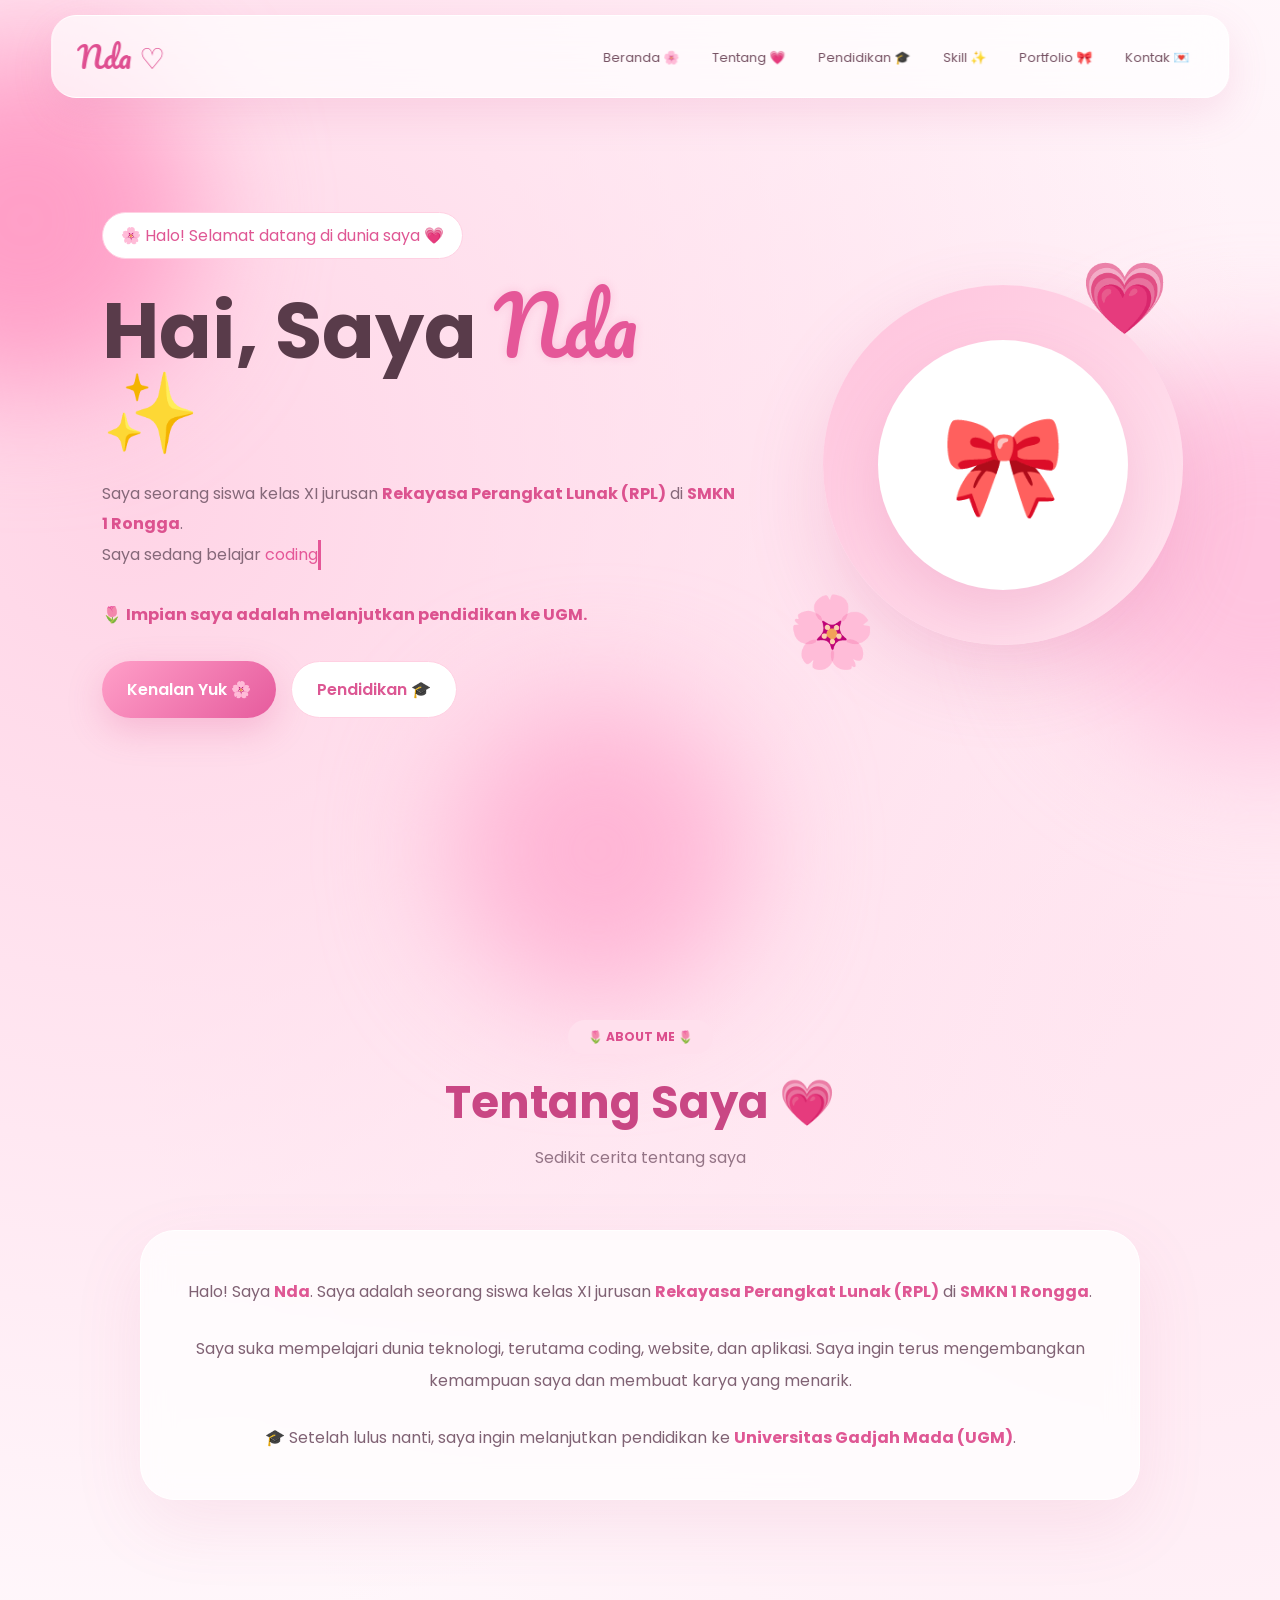
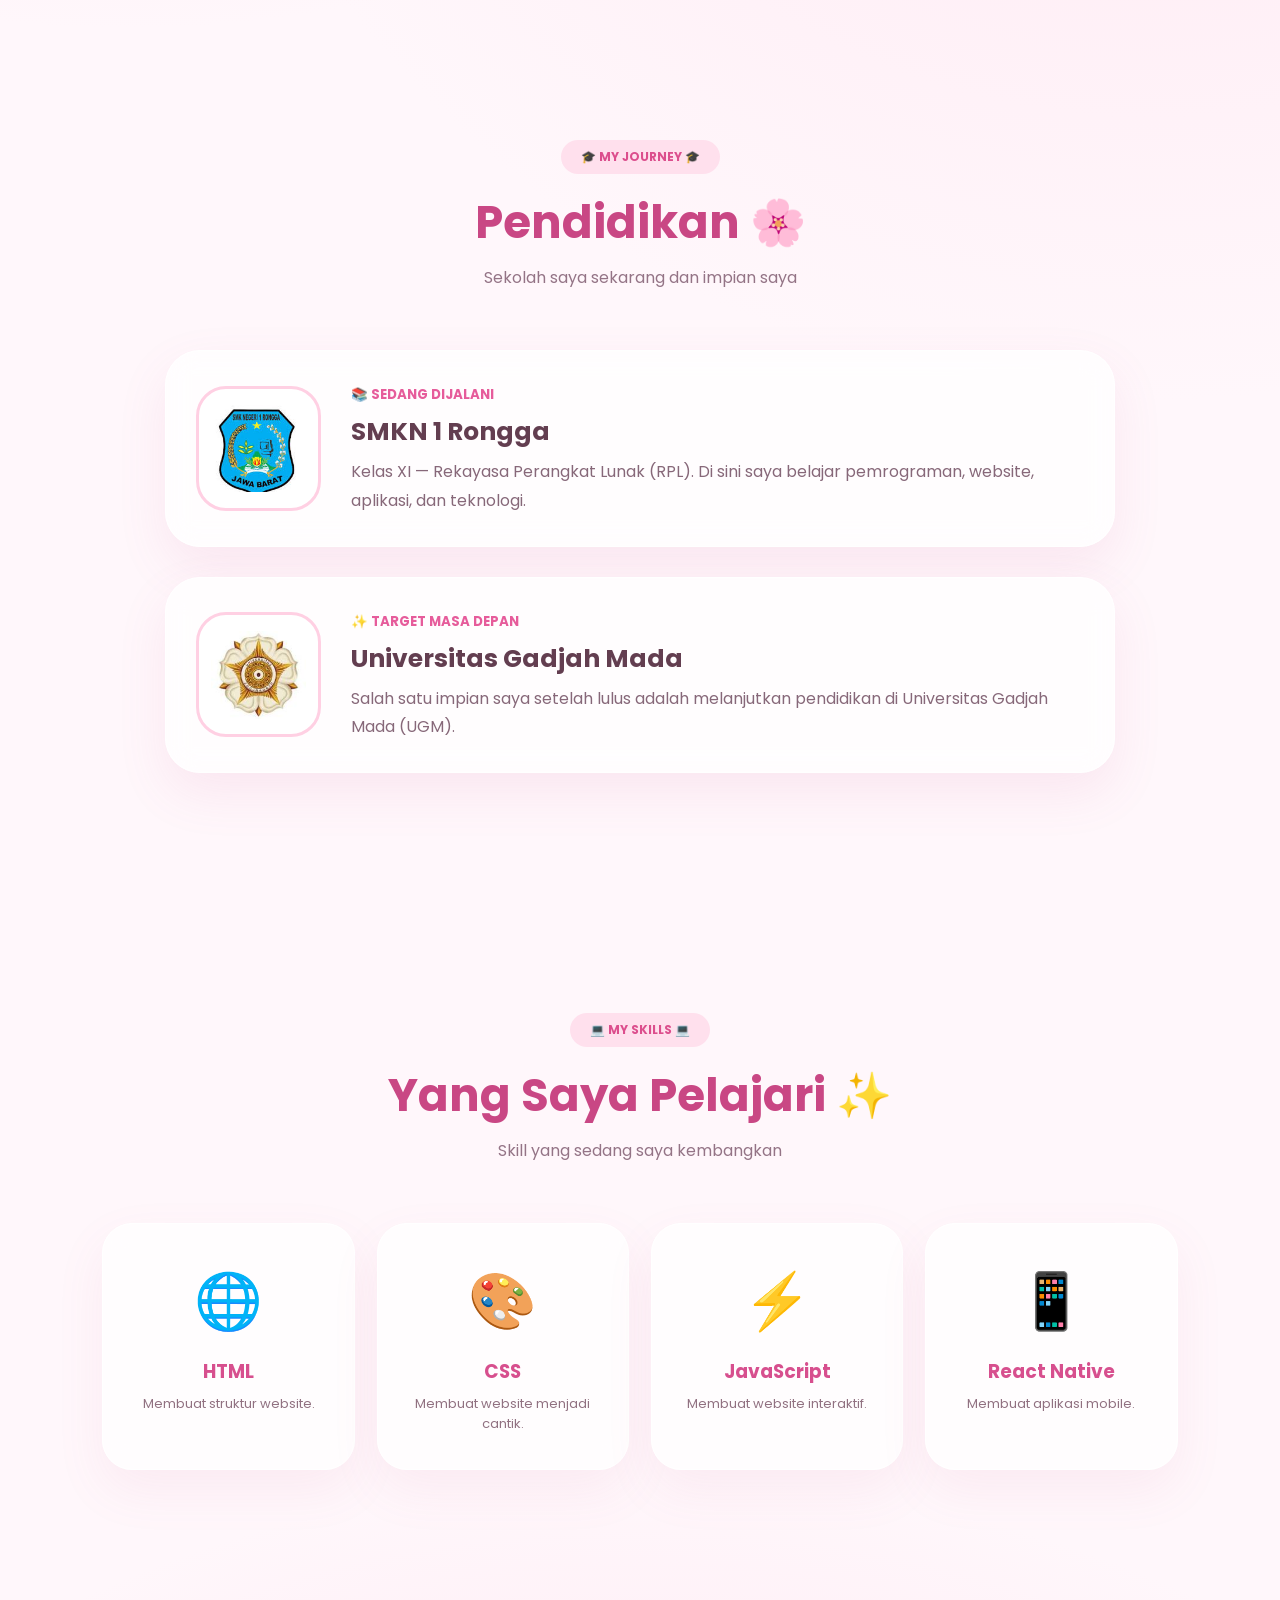
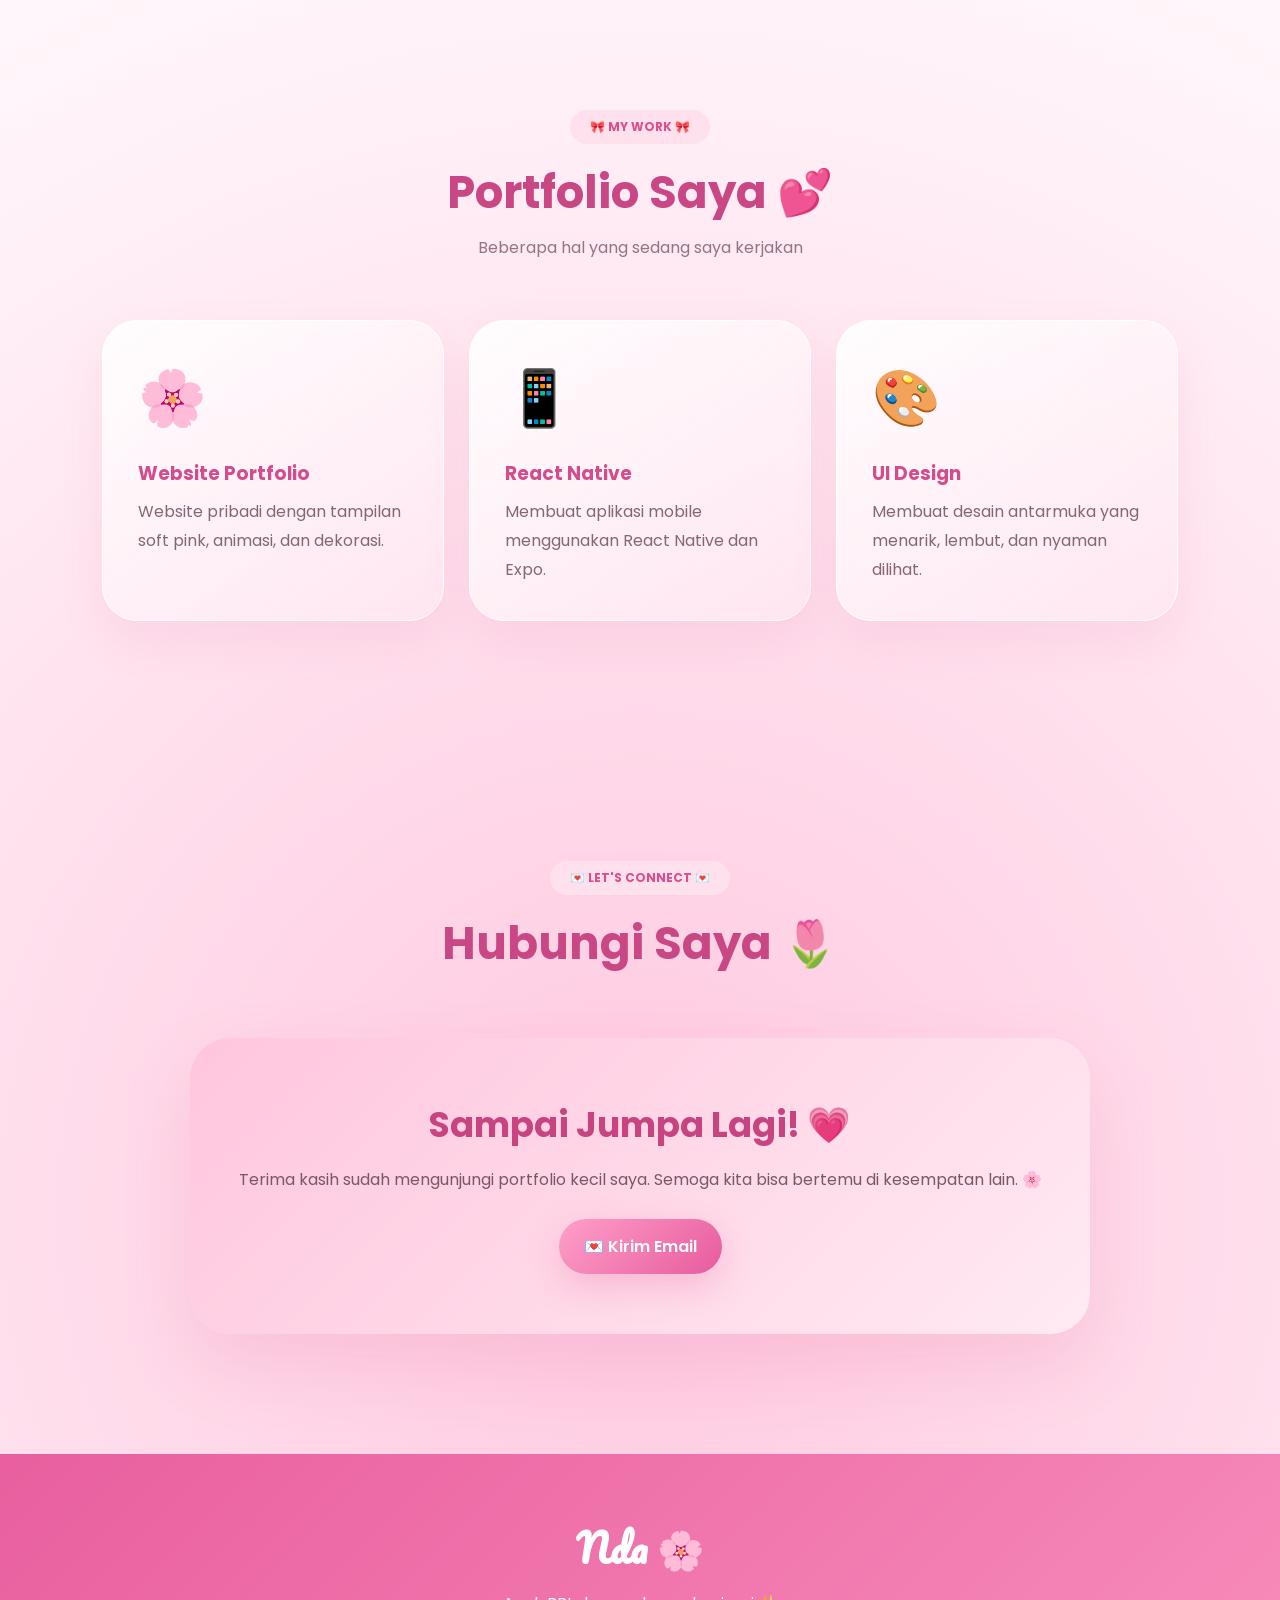
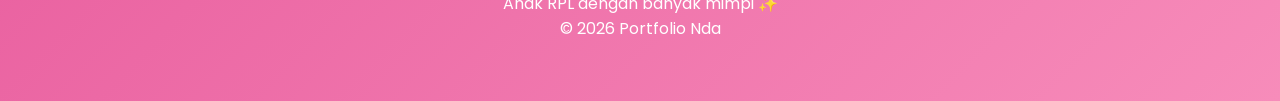
<file: index.html>
<!DOCTYPE html>
<html lang="id">
<head>
<meta charset="UTF-8">
<meta name="viewport" content="width=device-width, initial-scale=1.0">

<title>Portfolio Nda 💗</title>

<link rel="preconnect" href="https://fonts.googleapis.com">
<link rel="preconnect" href="https://fonts.gstatic.com" crossorigin>

<link href="https://fonts.googleapis.com/css2?family=Pacifico&family=Poppins:wght@300;400;500;600;700;800&display=swap" rel="stylesheet">

<style>

/* =========================================================
   DASAR
========================================================= */

*{
    margin:0;
    padding:0;
    box-sizing:border-box;
    scroll-behavior:smooth;
}

html{
    scroll-behavior:smooth;
}

body{
    font-family:"Poppins",sans-serif;
    color:#684457;
    overflow-x:hidden;

    background:
        radial-gradient(circle at 10% 10%,#ffd4e6,transparent 25%),
        radial-gradient(circle at 90% 20%,#ffe5f0,transparent 25%),
        radial-gradient(circle at 50% 90%,#ffc8df,transparent 30%),
        #fff7fb;
}


/* =========================================================
   BACKGROUND MOVING BLOBS
========================================================= */

.bg-blob{
    position:fixed;
    border-radius:50%;
    pointer-events:none;
    filter:blur(60px);
    z-index:-10;
    animation:blobMove 10s ease-in-out infinite alternate;
}

.blob1{
    width:350px;
    height:350px;
    background:#ff9fc7;
    top:5%;
    left:-150px;
}

.blob2{
    width:400px;
    height:400px;
    background:#ffc4df;
    top:40%;
    right:-180px;
    animation-delay:2s;
}

.blob3{
    width:300px;
    height:300px;
    background:#ffb5d5;
    bottom:-100px;
    left:35%;
    animation-delay:4s;
}

@keyframes blobMove{

    0%{
        transform:translate(0,0) scale(1);
    }

    50%{
        transform:translate(100px,-70px) scale(1.2);
    }

    100%{
        transform:translate(-50px,80px) scale(.9);
    }
}


/* =========================================================
   OPENING SCREEN
========================================================= */

#intro{
    position:fixed;
    inset:0;
    width:100%;
    height:100vh;
    z-index:999999;

    display:flex;
    justify-content:center;
    align-items:center;

    overflow:hidden;

    background:
        radial-gradient(circle at center,
        #fffaff 0%,
        #ffe5f1 25%,
        #ffc4dc 60%,
        #ec72aa 100%);

    animation:introDisappear 1.5s ease 6s forwards;
}


/* cahaya */

.intro-light{
    position:absolute;
    border-radius:50%;
    background:white;
    filter:blur(40px);
    opacity:.35;
    animation:lightPulse 3s ease-in-out infinite alternate;
}

.intro-light.one{
    width:220px;
    height:220px;
    top:5%;
    left:5%;
}

.intro-light.two{
    width:300px;
    height:300px;
    right:0;
    bottom:0;
    animation-delay:1s;
}

.intro-light.three{
    width:150px;
    height:150px;
    right:25%;
    top:15%;
    animation-delay:2s;
}

@keyframes lightPulse{
    from{
        transform:scale(.7);
        opacity:.2;
    }

    to{
        transform:scale(1.4);
        opacity:.5;
    }
}


/* rings */

.intro-ring{
    position:absolute;
    left:50%;
    top:50%;
    border:2px solid rgba(255,255,255,.65);
    border-radius:50%;
    transform:translate(-50%,-50%) scale(0);
    animation:ringOpen 3s ease forwards;
}

.intro-ring.r1{
    width:200px;
    height:200px;
}

.intro-ring.r2{
    width:400px;
    height:400px;
    animation-delay:.4s;
}

.intro-ring.r3{
    width:650px;
    height:650px;
    animation-delay:.8s;
}

.intro-ring.r4{
    width:900px;
    height:900px;
    animation-delay:1.2s;
}

@keyframes ringOpen{

    0%{
        opacity:0;
        transform:translate(-50%,-50%) scale(0);
    }

    50%{
        opacity:.8;
    }

    100%{
        opacity:0;
        transform:translate(-50%,-50%) scale(1);
    }
}


/* opening content */

.intro-content{
    position:relative;
    z-index:20;
    text-align:center;
}


/* WELCOME */

.intro-welcome{
    font-size:clamp(18px,3vw,30px);
    color:#c9427c;
    font-weight:800;
    letter-spacing:8px;

    opacity:0;

    animation:
        welcomeEnter 1s ease .5s forwards,
        welcomeFloat 2s ease-in-out 2s infinite;
}

@keyframes welcomeEnter{

    from{
        opacity:0;
        transform:
            translateY(-60px)
            scale(.5);
    }

    to{
        opacity:1;
        transform:
            translateY(0)
            scale(1);
    }
}

@keyframes welcomeFloat{

    0%,100%{
        transform:translateY(0);
    }

    50%{
        transform:translateY(-15px) scale(1.08);
    }
}


/* nama */

.intro-name{
    margin-top:20px;

    font-family:"Pacifico",cursive;

    font-size:clamp(90px,16vw,180px);

    line-height:1;

    color:#e55798;

    text-shadow:
        0 4px white,
        0 0 20px white,
        0 0 45px #ff78ae,
        0 0 90px #ff4d97;

    opacity:0;

    animation:
        nameAppear 1.6s cubic-bezier(.16,1,.3,1) 1s forwards,
        nameFloat 3s ease-in-out 3s infinite;
}

@keyframes nameAppear{

    0%{
        opacity:0;
        transform:
            scale(.1)
            rotate(-20deg);
    }

    60%{
        opacity:1;
        transform:
            scale(1.2)
            rotate(5deg);
    }

    100%{
        opacity:1;
        transform:
            scale(1)
            rotate(0);
    }
}

@keyframes nameFloat{

    0%,100%{
        transform:translateY(0) rotate(0);
    }

    50%{
        transform:translateY(-18px) rotate(2deg);
    }
}


/* garis */

.intro-line{
    width:0;
    height:3px;
    margin:25px auto;

    background:
        linear-gradient(
            90deg,
            transparent,
            white,
            #e65396,
            white,
            transparent
        );

    box-shadow:0 0 20px #ff70ad;

    animation:lineGrow 1.5s ease 2.4s forwards;
}

@keyframes lineGrow{
    to{
        width:330px;
    }
}


/* subtitle */

.intro-subtitle{
    color:#75485d;
    font-size:14px;
    letter-spacing:2px;

    opacity:0;

    animation:subtitleShow 1s ease 2.7s forwards;
}

@keyframes subtitleShow{

    from{
        opacity:0;
        transform:translateY(30px);
    }

    to{
        opacity:1;
        transform:translateY(0);
    }
}


/* welcome badge */

.intro-badge{
    display:inline-block;

    margin-top:25px;

    padding:13px 30px;

    border-radius:50px;

    background:
        linear-gradient(
            135deg,
            #ff9ac3,
            #df4f91
        );

    color:white;

    font-weight:800;

    letter-spacing:3px;

    box-shadow:
        0 10px 40px rgba(213,65,130,.3);

    opacity:0;

    animation:
        badgeShow 1s cubic-bezier(.16,1,.3,1) 3.2s forwards,
        badgePulse 1.5s ease-in-out 4.2s infinite;
}

@keyframes badgeShow{

    from{
        opacity:0;
        transform:scale(0);
    }

    60%{
        opacity:1;
        transform:scale(1.3);
    }

    to{
        opacity:1;
        transform:scale(1);
    }
}

@keyframes badgePulse{

    0%,100%{
        box-shadow:
            0 10px 40px rgba(213,65,130,.3);
    }

    50%{
        box-shadow:
            0 0 60px rgba(255,255,255,.9),
            0 0 100px rgba(236,75,145,.7);
    }
}


/* opening flowers */

.open-flower{
    position:absolute;
    font-size:55px;
    opacity:0;

    animation:
        flowerEnter 1.5s ease forwards,
        flowerFloat 4s ease-in-out infinite;
}

.of1{
    top:10%;
    left:7%;
    animation-delay:.3s;
}

.of2{
    top:12%;
    right:7%;
    animation-delay:.6s;
}

.of3{
    bottom:10%;
    left:9%;
    animation-delay:.9s;
}

.of4{
    bottom:12%;
    right:10%;
    animation-delay:1.2s;
}

.of5{
    top:25%;
    left:22%;
    font-size:35px;
    animation-delay:1.4s;
}

.of6{
    bottom:25%;
    right:22%;
    font-size:35px;
    animation-delay:1.6s;
}

@keyframes flowerEnter{

    from{
        opacity:0;
        transform:
            scale(0)
            rotate(-180deg);
    }

    to{
        opacity:1;
        transform:
            scale(1)
            rotate(0);
    }
}

@keyframes flowerFloat{

    0%,100%{
        transform:translateY(0) rotate(0);
    }

    50%{
        transform:translateY(-25px) rotate(15deg);
    }
}


/* stars */

.open-star{
    position:absolute;
    color:white;
    font-size:35px;

    text-shadow:
        0 0 10px white,
        0 0 30px #ff55a0;

    animation:
        starTwinkle 1.5s infinite alternate;
}

.os1{
    top:28%;
    left:15%;
}

.os2{
    top:30%;
    right:15%;
    animation-delay:.3s;
}

.os3{
    bottom:25%;
    left:25%;
    animation-delay:.6s;
}

.os4{
    bottom:25%;
    right:25%;
    animation-delay:.9s;
}

@keyframes starTwinkle{

    from{
        opacity:.2;
        transform:scale(.5) rotate(0);
    }

    to{
        opacity:1;
        transform:scale(1.5) rotate(180deg);
    }
}

@keyframes introDisappear{

    0%{
        opacity:1;
        transform:scale(1);
    }

    60%{
        opacity:1;
        transform:scale(1.04);
    }

    100%{
        opacity:0;
        visibility:hidden;
        pointer-events:none;
        transform:scale(1.25);
    }
}


/* =========================================================
   FALLING DECORATION
========================================================= */

.falling{
    position:fixed;
    top:-60px;
    pointer-events:none;
    z-index:9999;

    animation:
        fallDown linear forwards;
}

@keyframes fallDown{

    0%{
        opacity:0;
        transform:
            translateY(-60px)
            rotate(0);
    }

    10%{
        opacity:1;
    }

    100%{
        opacity:0;
        transform:
            translateY(110vh)
            translateX(100px)
            rotate(720deg);
    }
}


/* =========================================================
   NAVBAR
========================================================= */

nav{
    position:fixed;

    top:15px;
    left:50%;

    transform:translateX(-50%);

    width:92%;
    max-width:1200px;

    padding:15px 25px;

    display:flex;
    justify-content:space-between;
    align-items:center;

    background:rgba(255,255,255,.72);

    backdrop-filter:blur(20px);

    border:1px solid white;

    border-radius:25px;

    box-shadow:
        0 15px 40px rgba(213,86,145,.15);

    z-index:10000;

    transition:.4s;
}

nav:hover{
    box-shadow:
        0 15px 60px rgba(213,86,145,.25);
}


/* logo */

.logo{
    font-family:"Pacifico",cursive;
    font-size:29px;
    color:#df4f91;

    animation:
        logoFloat 3s ease-in-out infinite;
}

.logo span{
    display:inline-block;
    animation:
        heartBeat 1.5s infinite;
}

@keyframes logoFloat{

    0%,100%{
        transform:translateY(0);
    }

    50%{
        transform:translateY(-5px);
    }
}

@keyframes heartBeat{

    0%,100%{
        transform:scale(1);
    }

    50%{
        transform:scale(1.3);
    }
}


/* menu */

.menu{
    list-style:none;
    display:flex;
    gap:5px;
}

.menu a{
    text-decoration:none;
    color:#765263;

    padding:10px 14px;

    border-radius:18px;

    font-size:13px;

    transition:.35s;

    position:relative;
    overflow:hidden;
}

.menu a:hover{
    color:#df4f91;
    background:#ffe1ed;

    transform:
        translateY(-5px)
        scale(1.05);
}

.menu a:active{
    transform:scale(.75);
}


/* =========================================================
   SECTION
========================================================= */

section{
    padding:120px 8%;
    position:relative;
}

.section-title{
    text-align:center;
    margin-bottom:60px;
}

.section-title .mini{
    display:inline-block;

    padding:8px 20px;

    border-radius:50px;

    background:#ffe0ed;

    color:#dc4e8d;

    font-size:12px;
    font-weight:700;

    animation:
        miniFloat 2s ease-in-out infinite;
}

@keyframes miniFloat{

    0%,100%{
        transform:translateY(0);
    }

    50%{
        transform:translateY(-7px);
    }
}

.section-title h2{
    margin-top:15px;

    font-size:45px;

    color:#c94784;

    animation:
        titleFloat 4s ease-in-out infinite;
}

@keyframes titleFloat{

    0%,100%{
        transform:translateY(0);
    }

    50%{
        transform:translateY(-8px);
    }
}

.section-title p{
    margin-top:8px;
    color:#947486;
}


/* =========================================================
   HERO
========================================================= */

.hero{
    min-height:100vh;

    display:flex;
    align-items:center;
    justify-content:space-between;

    gap:50px;

    padding-top:150px;
}

.hero-left{
    max-width:650px;
}


/* animated hello */

.hello{
    display:inline-block;

    padding:10px 18px;

    border-radius:50px;

    background:white;

    border:1px solid #ffd0e2;

    color:#df5794;

    animation:
        helloMove 3s ease-in-out infinite;
}

@keyframes helloMove{

    0%,100%{
        transform:
            translateX(0)
            rotate(0);
    }

    25%{
        transform:
            translateX(8px)
            rotate(1deg);
    }

    75%{
        transform:
            translateX(-8px)
            rotate(-1deg);
    }
}


.hero h1{
    margin-top:25px;

    font-size:
        clamp(45px,7vw,78px);

    line-height:1.05;

    color:#593b4a;
}


/* typing */

.typing-text{
    display:inline-block;

    color:#e55798;

    border-right:3px solid #e55798;

    animation:
        typingCursor .7s infinite;
}

@keyframes typingCursor{

    0%,50%{
        border-color:#e55798;
    }

    51%,100%{
        border-color:transparent;
    }
}


.hero h1 .name{
    font-family:"Pacifico",cursive;
    font-weight:normal;

    color:#e55798;

    text-shadow:
        0 0 10px rgba(236,87,153,.2);

    animation:
        nameGlow 2s ease-in-out infinite alternate;
}

@keyframes nameGlow{

    from{
        text-shadow:
            0 0 5px rgba(236,87,153,.2);
    }

    to{
        text-shadow:
            0 0 20px rgba(236,87,153,.6),
            0 0 40px rgba(236,87,153,.2);
    }
}


.hero-text{
    margin-top:25px;

    line-height:1.9;

    color:#856879;
}

.hero-text b{
    color:#dc528f;
}


/* buttons */

.hero-buttons{
    display:flex;
    flex-wrap:wrap;
    gap:15px;

    margin-top:30px;
}

.btn{
    display:inline-flex;

    align-items:center;
    justify-content:center;

    text-decoration:none;

    padding:15px 25px;

    border-radius:50px;

    font-weight:600;

    transition:.35s;

    position:relative;

    overflow:hidden;
}

.btn-pink{
    color:white;

    background:
        linear-gradient(
            135deg,
            #ff9fc8,
            #e65b9d
        );

    box-shadow:
        0 12px 35px rgba(224,80,143,.25);
}

.btn-pink:hover{
    transform:
        translateY(-7px)
        scale(1.05);

    box-shadow:
        0 20px 50px rgba(224,80,143,.35);
}

.btn-white{
    color:#dc5793;
    background:white;
    border:1px solid #ffd0e2;
}

.btn-white:hover{
    transform:
        translateY(-7px)
        scale(1.SEDX3                                05);
SEDX3                                
    background:SEDX3                                #fff0f6;
}SEDX3                                
SEDX3                                
.btn:active{
    transform:scale(.75) !important;
}


/* =========================================================
   HERO DECORATION
========================================================= */

.hero-right{
    position:relative;

    width:430px;
    height:460px;
}

.pink-circle{
    position:absolute;

    width:360px;
    height:360px;

    left:30px;
    top:50px;

    border-radius:50%;

    background:
        linear-gradient(
            135deg,
            #ffc2dc,
            #ffe7f1
        );

    box-shadow:
        0 30px 80px rgba(213,85,145,.2);

    animation:
        circleMove 5s ease-in-out infinite;
}

@keyframes circleMove{

    0%,100%{
        transform:
            translateY(0)
            rotate(0);
    }

    50%{
        transform:
            translateY(-20px)
            rotate(5deg);
    }
}

.hero-center{
    position:absolute;

    width:250px;
    height:250px;

    top:105px;
    left:85px;

    border-radius:50%;

    background:white;

    border:8px solid rgba(255,255,255,.7);

    display:flex;
    justify-content:center;
    align-items:center;

    font-size:100px;

    box-shadow:
        0 25px 60px rgba(213,86,145,.2);

    animation:
        centerMove 3s ease-in-out infinite;
}

@keyframes centerMove{

    0%,100%{git add .git add .
        transform:translateY(0);
    }

    50%{
        transform:
            translateY(-15px)
            rotate(5deg);
    }
}

.hero-heart{
    position:absolute;

    right:10px;
    top:10px;

    font-size:70px;

    animation:
        heartBeat 1.5s infinite;
}

.hero-flower{
    position:absolute;

    left:-5px;
    bottom:10px;

    font-size:70px;

    animation:
        flowerFloat 3s infinite;
}


/* =========================================================
   CARDS
========================================================= */

.about-card,
.edu-card,
.skill,
.project{
    position:relative;

    overflow:hidden;

    transition:
        transform .5s,
        box-shadow .5s;
}

.about-card:hover,
.edu-card:hover,
.skill:hover,
.project:hover{
    transform:
        translateY(-12px)
        scale(1.02);

    box-shadow:
        0 30px 70px rgba(210,82,140,.2);
}


/* shine */

.about-card::after,
.edu-card::after,
.skill::after,
.project::after{

    content:"";

    position:absolute;

    width:80px;
    height:200%;

    top:-50%;
    left:-130px;

    background:
        linear-gradient(
            90deg,
            transparent,
            rgba(255,255,255,.9),
            transparent
        );

    transform:rotate(20deg);

    transition:.8s;
}

.about-card:hover::after,
.edu-card:hover::after,
.skill:hover::after,
.project:hover::after{
    left:120%;
}


/* =========================================================
   ABOUT
========================================================= */

.about-card{
    max-width:1000px;
    margin:auto;

    padding:45px;

    background:rgba(255,255,255,.75);

    backdrop-filter:blur(15px);

    border:1px solid white;

    border-radius:35px;

    box-shadow:
        0 25px 70px rgba(207,84,139,.1);

    text-align:center;
}

.about-card p{
    line-height:2;
    color:#806274;
}

.about-card b{
    color:#df5794;
}


/* =========================================================
   EDUCATION
========================================================= */

.education{
    max-width:950px;
    margin:auto;

    display:grid;
    gap:30px;
}

.edu-card{
    display:flex;
    align-items:center;
    gap:30px;

    padding:30px;

    background:rgba(255,255,255,.78);

    backdrop-filter:blur(15px);

    border-radius:35px;

    border:1px solid white;

    box-shadow:
        0 20px 50px rgba(210,88,145,.1);
}

.edu-logo{
    width:125px;
    height:125px;
    min-width:125px;

    border-radius:30px;

    background:white;

    border:3px solid #ffd0e3;

    display:flex;
    align-items:center;
    justify-content:center;

    padding:12px;

    overflow:hidden;
}

.edu-logo img{
    width:100%;
    height:100%;

    object-fit:contain;

    display:block;
}

.edu-info small{
    color:#e65c9b;
    font-weight:700;
}

.edu-info h3{
    color:#633e50;
    font-size:25px;

    margin:7px 0;
}

.edu-info p{
    color:#876879;
    line-height:1.8;
}


/* =========================================================
   SKILL
========================================================= */

.skills{
    max-width:1100px;
    margin:auto;

    display:grid;

    grid-template-columns:
        repeat(4,1fr);

    gap:22px;
}

.skill{
    background:rgba(255,255,255,.75);

    backdrop-filter:blur(15px);

    padding:35px 20px;

    border-radius:30px;

    border:1px solid white;

    text-align:center;

    box-shadow:
        0 20px 50px rgba(210,88,145,.08);
}

.skill-icon{
    font-size:55px;

    display:inline-block;

    margin-bottom:15px;

    animation:
        iconBounce 3s ease-in-out infinite;
}

@keyframes iconBounce{

    0%,100%{
        transform:translateY(0) rotate(0);
    }

    50%{
        transform:
            translateY(-10px)
            rotate(8deg)
            scale(1.1);
    }
}

.skill h3{
    color:#d74f8e;
    margin-bottom:8px;
}

.skill p{
    font-size:13px;
    color:#917181;
}


/* =========================================================
   PORTFOLIO
========================================================= */

.portfolio{
    max-width:1100px;
    margin:auto;

    display:grid;

    grid-template-columns:
        repeat(3,1fr);

    gap:25px;
}

.project{
    padding:35px;
    min-height:270px;

    background:
        linear-gradient(
            145deg,
            rgba(255,255,255,.9),
            rgba(255,231,241,.8)
        );

    border-radius:35px;

    border:1px solid white;

    box-shadow:
        0 20px 45px rgba(212,87,144,.1);
}

.project-icon{
    font-size:55px;
    margin-bottom:20px;

    animation:
        iconBounce 3s ease-in-out infinite;
}

.project h3{
    color:#d34d8c;
    margin-bottom:10px;
}

.project p{
    color:#856677;
    line-height:1.8;
}


/* =========================================================
   CONTACT
========================================================= */

.contact-wrapper{
    max-width:900px;
    margin:auto;

    padding:60px 40px;

    border-radius:40px;

    background:
        linear-gradient(
            135deg,
            #ffc6dd,
            #ffeaf3
        );

    box-shadow:
        0 30px 70px rgba(216,85,143,.15);

    text-align:center;
}

.contact-wrapper h2{
    color:#c74480;
    font-size:35px;
    margin-bottom:15px;
}

.contact-wrapper p{
    color:#795769;
    line-height:1.8;
    margin-bottom:25px;
}


/* =========================================================
   FOOTER
========================================================= */

footer{
    text-align:center;

    padding:60px 20px;

    background:
        linear-gradient(
            135deg,
            #e95f9f,
            #f78cba
        );

    color:white;
}

footer h2{
    font-family:"Pacifico",cursive;
    font-size:38px;
    margin-bottom:10px;

    animation:
        footerFloat 3s infinite;
}

@keyframes footerFloat{

    0%,100%{
        transform:translateY(0);
    }

    50%{
        transform:translateY(-10px);
    }
}


/* =========================================================
   SCROLL REVEAL
========================================================= */

.reveal{
    opacity:0;

    transform:
        translateY(60px)
        scale(.95);

    transition:
        1s cubic-bezier(.16,1,.3,1);
}

.reveal.show{
    opacity:1;

    transform:
        translateY(0)
        scale(1);
}


/* =========================================================
   CLICK EFFECT
========================================================= */

.click-particle{
    position:fixed;

    pointer-events:none;

    z-index:9999999;

    user-select:none;

    animation:
        particleFly 1.5s cubic-bezier(.16,1,.3,1) forwards;
}

@keyframes particleFly{

    0%{
        opacity:0;

        transform:
            translate(-50%,-50%)
            scale(.1);
    }

    15%{
        opacity:1;

        transform:
            translate(-50%,-50%)
            scale(1.5);
    }

    100%{
        opacity:0;

        transform:
            translate(
                calc(-50% + var(--x)),
                calc(-50% + var(--y))
            )
            scale(.8)
            rotate(var(--rotate));
    }
}


/* click ring */

.click-ring{
    position:fixed;

    width:20px;
    height:20px;

    border-radius:50%;

    border:
        3px solid #ff78ad;

    pointer-events:none;

    z-index:9999998;

    animation:
        clickRing .8s ease-out forwards;
}

@keyframes clickRing{

    from{
        opacity:1;

        transform:
            translate(-50%,-50%)
            scale(.2);
    }

    to{
        opacity:0;

        transform:
            translate(-50%,-50%)
            scale(12);
    }
}


/* click welcome */

.click-welcome{
    position:fixed;

    pointer-events:none;

    z-index:9999999;

    padding:8px 18px;

    border-radius:50px;

    background:white;

    color:#df4f91;

    font-size:13px;

    font-weight:800;

    letter-spacing:2px;

    box-shadow:
        0 10px 40px rgba(214,77,137,.2);

    animation:
        welcomePop 1.4s ease forwards;
}

@keyframes welcomePop{

    0%{
        opacity:0;

        transform:
            translate(-50%,-50%)
            scale(.2);
    }

    20%{
        opacity:1;

        transform:
            translate(-50%,-50%)
            scale(1.2);
    }

    100%{
        opacity:0;

        transform:
            translate(-50%,-160px)
            scale(.8);
    }
}


/* =========================================================
   CURSOR SPARKLE
========================================================= */

.cursor-sparkle{
    position:fixed;

    pointer-events:none;

    z-index:9999999;

    font-size:15px;

    animation:
        sparkleCursor .8s ease-out forwards;
}

@keyframes sparkleCursor{

    0%{
        opacity:1;
        transform:scale(.3);
    }

    100%{
        opacity:0;
        transform:
            translateY(-30px)
            scale(1.4)
            rotate(180deg);
    }
}


/* =========================================================
   MOBILE
========================================================= */

@media(max-width:950px){

    .menu{
        display:none;
    }

    .hero{
        flex-direction:column;
        text-align:center;
    }

    .hero-buttons{
        justify-content:center;
    }

    .skills{
        grid-template-columns:repeat(2,1fr);
    }

    .portfolio{
        grid-template-columns:1fr;
    }
}

@media(max-width:600px){

    section{
        padding:90px 5%;
    }

    nav{
        width:94%;
    }

    .hero h1{
        font-size:45px;
    }

    .hero-right{
        transform:scale(.75);
        margin-top:-50px;
    }

    .skills{
        grid-template-columns:1fr;
    }

    .edu-card{
        flex-direction:column;
        text-align:center;
    }

    .section-title h2{
        font-size:35px;
    }

    .intro-name{
        font-size:90px;
    }

    .intro-welcome{
        letter-spacing:4px;
    }

}

</style>
</head>

<body>


<!-- =====================================================
     BACKGROUND
===================================================== -->

<div class="bg-blob blob1"></div>
<div class="bg-blob blob2"></div>
<div class="bg-blob blob3"></div>


<!-- =====================================================
     OPENING
===================================================== -->

<div id="intro">

    <div class="intro-light one"></div>
    <div class="intro-light two"></div>
    <div class="intro-light three"></div>

    <div class="intro-ring r1"></div>
    <div class="intro-ring r2"></div>
    <div class="intro-ring r3"></div>
    <div class="intro-ring r4"></div>


    <div class="open-flower of1">🌸</div>
    <div class="open-flower of2">🌷</div>
    <div class="open-flower of3">🌺</div>
    <div class="open-flower of4">🌼</div>
    <div class="open-flower of5">🌸</div>
    <div class="open-flower of6">🌷</div>


    <div class="open-star os1">✦</div>
    <div class="open-star os2">✧</div>
    <div class="open-star os3">✦</div>
    <div class="open-star os4">✧</div>


    <div class="intro-content">

        <div class="intro-welcome">
            ✨ WELCOME ✨
        </div>

        <div class="intro-name">
            Nda
        </div>

        <div class="intro-line"></div>

        <div class="intro-subtitle">
            RPL Student • Dreamer • Future Developer
        </div>

        <div class="intro-badge">
            🌸 WELCOME TO MY WORLD 🌸
        </div>

    </div>

</div>


<!-- =====================================================
     NAVBAR
===================================================== -->

<nav>

    <div class="logo">
        Nda <span>♡</span>
    </div>

    <ul class="menu">

        <li>
            <a href="#beranda">
                Beranda 🌸
            </a>
        </li>

        <li>
            <a href="#tentang">
                Tentang 💗
            </a>
        </li>

        <li>
            <a href="#pendidikan">
                Pendidikan 🎓
            </a>
        </li>

        <li>
            <a href="#skill">
                Skill ✨
            </a>
        </li>

        <li>
            <a href="#portfolio">
                Portfolio 🎀
            </a>
        </li>

        <li>
            <a href="#kontak">
                Kontak 💌
            </a>
        </li>

    </ul>

</nav>


<!-- =====================================================
     HERO
===================================================== -->

<section class="hero" id="beranda">

    <div class="hero-left reveal">

        <div class="hello">
            🌸 Halo! Selamat datang di dunia saya 💗
        </div>

        <h1>
            Hai, Saya
            <span class="name">Nda</span>
            ✨
        </h1>

        <p class="hero-text">

            Saya seorang siswa kelas XI jurusan
            <b>Rekayasa Perangkat Lunak (RPL)</b>
            di <b>SMKN 1 Rongga</b>.

            <br>

            Saya sedang belajar
            <span class="typing-text" id="typing"></span>

            <br><br>

            🌷
            <b>
                Impian saya adalah melanjutkan
                pendidikan ke UGM.
            </b>

        </p>

        <div class="hero-buttons">

            <a
                href="#tentang"
                class="btn btn-pink"
            >
                Kenalan Yuk 🌸
            </a>

            <a
                href="#pendidikan"
                class="btn btn-white"
            >
                Pendidikan 🎓
            </a>

        </div>

    </div>


    <div class="hero-right reveal">

        <div class="pink-circle"></div>

        <div class="hero-heart">
            💗
        </div>

        <div class="hero-center">
            🎀
        </div>

        <div class="hero-flower">
            🌸
        </div>

    </div>

</section>


<!-- =====================================================
     TENTANG
===================================================== -->

<section id="tentang">

    <div class="section-title reveal">

        <span class="mini">
            🌷 ABOUT ME 🌷
        </span>

        <h2>
            Tentang Saya 💗
        </h2>

        <p>
            Sedikit cerita tentang saya
        </p>

    </div>


    <div class="about-card reveal">

        <p>

            Halo! Saya
            <b>Nda</b>.

            Saya adalah seorang siswa kelas XI
            jurusan
            <b>Rekayasa Perangkat Lunak (RPL)</b>
            di
            <b>SMKN 1 Rongga</b>.

        </p>

        <br>

        <p>

            Saya suka mempelajari dunia teknologi,
            terutama coding, website, dan aplikasi.

            Saya ingin terus mengembangkan kemampuan
            saya dan membuat karya yang menarik.

        </p>

        <br>

        <p>

            🎓 Setelah lulus nanti,
            saya ingin melanjutkan pendidikan
            ke
            <b>Universitas Gadjah Mada (UGM)</b>.

        </p>

    </div>

</section>


<!-- =====================================================
     PENDIDIKAN
===================================================== -->

<section id="pendidikan">

    <div class="section-title reveal">

        <span class="mini">
            🎓 MY JOURNEY 🎓
        </span>

        <h2>
            Pendidikan 🌸
        </h2>

        <p>
            Sekolah saya sekarang dan impian saya
        </p>

    </div>


    <div class="education">

        <div class="edu-card reveal">

            <div class="edu-logo">

                <img
                    src="./assets/img/logo smk.jpg"
                    alt="Logo SMKN 1 Rongga"
                >

            </div>

            <div class="edu-info">

                <small>
                    📚 SEDANG DIJALANI
                </small>

                <h3>
                    SMKN 1 Rongga
                </h3>

                <p>

                    Kelas XI —
                    Rekayasa Perangkat Lunak (RPL).

                    Di sini saya belajar
                    pemrograman, website,
                    aplikasi, dan teknologi.

                </p>

            </div>

        </div>


        <div class="edu-card reveal">

            <div class="edu-logo">

                <img
                    src="./assets/img/logo ugm.jpg"
                    alt="Logo Universitas Gadjah Mada"
                >

            </div>

            <div class="edu-info">

                <small>
                    ✨ TARGET MASA DEPAN
                </small>

                <h3>
                    Universitas Gadjah Mada
                </h3>

                <p>

                    Salah satu impian saya setelah
                    lulus adalah melanjutkan
                    pendidikan di Universitas
                    Gadjah Mada (UGM).

                </p>

            </div>

        </div>

    </div>

</section>


<!-- =====================================================
     SKILL
===================================================== -->

<section id="skill">

    <div class="section-title reveal">

        <span class="mini">
            💻 MY SKILLS 💻
        </span>

        <h2>
            Yang Saya Pelajari ✨
        </h2>

        <p>
            Skill yang sedang saya kembangkan
        </p>

    </div>


    <div class="skills">

        <div class="skill reveal">

            <div class="skill-icon">
                🌐
            </div>

            <h3>
                HTML
            </h3>

            <p>
                Membuat struktur website.
            </p>

        </div>


        <div class="skill reveal">

            <div class="skill-icon">
                🎨
            </div>

            <h3>
                CSS
            </h3>

            <p>
                Membuat website menjadi cantik.
            </p>

        </div>


        <div class="skill reveal">

            <div class="skill-icon">
                ⚡
            </div>

            <h3>
                JavaScript
            </h3>

            <p>
                Membuat website interaktif.
            </p>

        </div>


        <div class="skill reveal">

            <div class="skill-icon">
                📱
            </div>

            <h3>
                React Native
            </h3>

            <p>
                Membuat aplikasi mobile.
            </p>

        </div>

    </div>

</section>


<!-- =====================================================
     PORTFOLIO
===================================================== -->

<section id="portfolio">

    <div class="section-title reveal">

        <span class="mini">
            🎀 MY WORK 🎀
        </span>

        <h2>
            Portfolio Saya 💕
        </h2>

        <p>
            Beberapa hal yang sedang saya kerjakan
        </p>

    </div>


    <div class="portfolio">

        <div class="project reveal">

            <div class="project-icon">
                🌸
            </div>

            <h3>
                Website Portfolio
            </h3>

            <p>
                Website pribadi dengan tampilan
                soft pink, animasi, dan dekorasi.
            </p>

        </div>


        <div class="project reveal">

            <div class="project-icon">
                📱
            </div>

            <h3>
                React Native
            </h3>

            <p>
                Membuat aplikasi mobile menggunakan
                React Native dan Expo.
            </p>

        </div>


        <div class="project reveal">

            <div class="project-icon">
                🎨
            </div>

            <h3>
                UI Design
            </h3>

            <p>
                Membuat desain antarmuka yang menarik,
                lembut, dan nyaman dilihat.
            </p>

        </div>

    </div>

</section>


<!-- =====================================================
     KONTAK
===================================================== -->

<section id="kontak">

    <div class="section-title reveal">

        <span class="mini">
            💌 LET'S CONNECT 💌
        </span>

        <h2>
            Hubungi Saya 🌷
        </h2>

    </div>


    <div class="contact-wrapper reveal">

        <h2>
            Sampai Jumpa Lagi! 💗
        </h2>

        <p>

            Terima kasih sudah mengunjungi
            portfolio kecil saya.

            Semoga kita bisa bertemu
            di kesempatan lain. 🌸

        </p>

        <a
            href="mailto:emailkamu@gmail.com"
            class="btn btn-pink"
        >
            💌 Kirim Email
        </a>

    </div>

</section>


<!-- =====================================================
     FOOTER
===================================================== -->

<footer>

    <h2>
        Nda 🌸
    </h2>

    <p>
        Anak RPL dengan banyak mimpi ✨
    </p>

    <p>
        © 2026 Portfolio Nda
    </p>

</footer>


<script>

/* =========================================================
   SCROLL ANIMATION
========================================================= */

const revealElements =
    document.querySelectorAll(".reveal");

function checkReveal(){

    revealElements.forEach(element => {

        const top =
            element.getBoundingClientRect().top;

        if(top < window.innerHeight - 80){

            element.classList.add("show");

        }

    });

}

window.addEventListener(
    "scroll",
    checkReveal
);

checkReveal();


/* =========================================================
   TYPING EFFECT
========================================================= */

const typingElement =
    document.getElementById("typing");

const words = [

    "coding 💻",
    "desain website 🎨",
    "aplikasi 📱",
    "teknologi ✨"

];

let wordIndex = 0;
let letterIndex = 0;
let deleting = false;

function typeEffect(){

    const current =
        words[wordIndex];

    if(!deleting){

        typingElement.textContent =
            current.substring(
                0,
                letterIndex + 1
            );

        letterIndex++;

        if(letterIndex === current.length){

            deleting = true;

            setTimeout(
                typeEffect,
                1500
            );

            return;
        }

    }else{

        typingElement.textContent =
            current.substring(
                0,
                letterIndex - 1
            );

        letterIndex--;

        if(letterIndex === 0){

            deleting = false;

            wordIndex++;

            if(wordIndex >= words.length){
                wordIndex = 0;
            }

        }

    }

    setTimeout(
        typeEffect,
        deleting ? 50 : 90
    );

}

typeEffect();


/* =========================================================
   CLICK EFFECT
========================================================= */

const clickEffects = [

    "🌸",
    "🌷",
    "🌺",
    "🌼",
    "💗",
    "💕",
    "💖",
    "💞",
    "✨",
    "✦",
    "✧",
    "🦋",
    "🎀",
    "⭐",
    "💫"

];

document.addEventListener(
    "click",
    function(event){

        /* ring */

        const ring =
            document.createElement("div");

        ring.className =
            "click-ring";

        ring.style.left =
            event.clientX + "px";

        ring.style.top =
            event.clientY + "px";

        document.body.appendChild(ring);

        setTimeout(
            () => ring.remove(),
            900
        );


        /* particles */

        for(
            let i = 0;
            i < 20;
            i++
        ){

            const particle =
                document.createElement("div");

            particle.className =
                "click-particle";

            particle.textContent =
                clickEffects[
                    Math.floor(
                        Math.random()
                        *
                        clickEffects.length
                    )
                ];

            particle.style.left =
                event.clientX + "px";

            particle.style.top =
                event.clientY + "px";

            particle.style.fontSize =
                (
                    15 +
                    Math.random() * 28
                ) + "px";

            particle.style.setProperty(
                "--x",
                (
                    Math.random() * 360 -
                    180
                ) + "px"
            );

            particle.style.setProperty(
                "--y",
                (
                    Math.random() * 360 -
                    180
                ) + "px"
            );

            particle.style.setProperty(
                "--rotate",
                (
                    Math.random() * 720 -
                    360
                ) + "deg"
            );

            document.body.appendChild(
                particle
            );

            setTimeout(
                () => particle.remove(),
                1600
            );

        }


        /* welcome */

        const welcome =
            document.createElement("div");

        welcome.className =
            "click-welcome";

        welcome.textContent =
            "✨ WELCOME ✨";

        welcome.style.left =
            event.clientX + "px";

        welcome.style.top =
            event.clientY + "px";

        document.body.appendChild(
            welcome
        );

        setTimeout(
            () => welcome.remove(),
            1500
        );

    }
);


/* =========================================================
   CURSOR SPARKLE
========================================================= */

let sparkleTimer = 0;

document.addEventListener(
    "mousemove",
    function(event){

        sparkleTimer++;

        if(
            sparkleTimer % 3 !== 0
        ){
            return;
        }

        const sparkle =
            document.createElement("div");

        sparkle.className =
            "cursor-sparkle";

        const symbols = [
            "✦",
            "✧",
            "✨",
            "💗",
            "🌸"
        ];

        sparkle.textContent =
            symbols[
                Math.floor(
                    Math.random()
                    *
                    symbols.length
                )
            ];

        sparkle.style.left =
            event.clientX + "px";

        sparkle.style.top =
            event.clientY + "px";

        document.body.appendChild(
            sparkle
        );

        setTimeout(
            () => sparkle.remove(),
            800
        );

    }
);


/* =========================================================
   FALLING FLOWERS
========================================================= */

function createFalling(){

    const symbols = [

        "🌸",
        "🌷",
        "🌺",
        "🌼",
        "✨",
        "💗",
        "🦋",
        "💕"

    ];

    const item =
        document.createElement("div");

    item.className =
        "falling";

    item.textContent =
        symbols[
            Math.floor(
                Math.random()
                *
                symbols.length
            )
        ];

    item.style.left =
        Math.random() * 100 + "vw";

    item.style.fontSize =
        (
            14 +
            Math.random() * 25
        ) + "px";

    item.style.animationDuration =
        (
            5 +
            Math.random() * 6
        ) + "s";

    document.body.appendChild(
        item
    );

    setTimeout(
        () => item.remove(),
        12000
    );

}

setInterval(
    createFalling,
    700
);


/* =========================================================
   OPENING PARTICLE EXPLOSION
========================================================= */

window.addEventListener(
    "load",
    function(){

        setTimeout(
            function(){

                const particles = [

                    "🌸",
                    "🌷",
                    "🌺",
                    "🌼",
                    "💗",
                    "💕",
                    "✨",
                    "✦",
                    "🦋",
                    "🎀",
                    "⭐"

                ];

                for(
                    let i = 0;
                    i < 70;
                    i++
                ){

                    const particle =
                        document.createElement("div");

                    particle.textContent =
                        particles[
                            Math.floor(
                                Math.random()
                                *
                                particles.length
                            )
                        ];

                    particle.style.position =
                        "fixed";

                    particle.style.left =
                        "50%";

                    particle.style.top =
                        "50%";

                    particle.style.zIndex =
                        "1000000";

                    particle.style.pointerEvents =
                        "none";

                    particle.style.fontSize =
                        (
                            12 +
                            Math.random() * 30
                        ) + "px";

                    const angle =
                        Math.random()
                        *
                        Math.PI
                        * 2;

                    const distance =
                        200 +
                        Math.random() * 600;

                    const x =
                        Math.cos(angle)
                        * distance;

                    const y =
                        Math.sin(angle)
                        * distance;

                    particle.animate(

                        [

                            {
                                transform:
                                    "translate(-50%,-50%) scale(0)",
                                opacity:1
                            },

                            {
                                transform:
                                    `translate(
                                        calc(-50% + ${x}px),
                                        calc(-50% + ${y}px)
                                    )
                                    scale(1.5)
                                    rotate(${Math.random()*720}deg)`,
                                opacity:0
                            }

                        ],

                        {
                            duration:
                                1500 +
                                Math.random()*1300,

                            easing:
                                "cubic-bezier(.16,1,.3,1)",

                            fill:"forwards"
                        }

                    );

                    document.body.appendChild(
                        particle
                    );

                    setTimeout(
                        () => particle.remove(),
                        3000
                    );

                }

            },
            4300
        );

    }
);


/* =========================================================
   CARD 3D EFFECT
========================================================= */

const cards =
    document.querySelectorAll(
        ".project, .skill, .edu-card"
    );

cards.forEach(card => {

    card.addEventListener(
        "mousemove",
        function(event){

            const rect =
                card.getBoundingClientRect();

            const x =
                event.clientX -
                rect.left;

            const y =
                event.clientY -
                rect.top;

            const centerX =
                rect.width / 2;

            const centerY =
                rect.height / 2;

            const rotateX =
                (y - centerY) / 18;

            const rotateY =
                (centerX - x) / 18;

            card.style.transform =
                `perspective(800px)
                 rotateX(${rotateX}deg)
                 rotateY(${rotateY}deg)
                 translateY(-10px)
                 scale(1.02)`;

        }
    );


    card.addEventListener(
        "mouseleave",
        function(){

            card.style.transform =
                "";

        }
    );

});


/* =========================================================
   BUTTON RIPPLE
========================================================= */

document
.querySelectorAll(".btn")
.forEach(button => {

    button.addEventListener(
        "click",
        function(event){

            const ripple =
                document.createElement("span");

            ripple.style.position =
                "absolute";

            ripple.style.left =
                (
                    event.offsetX
                ) + "px";

            ripple.style.top =
                (
                    event.offsetY
                ) + "px";

            ripple.style.width =
                "10px";

            ripple.style.height =
                "10px";

            ripple.style.borderRadius =
                "50%";

            ripple.style.background =
                "rgba(255,255,255,.7)";

            ripple.style.transform =
                "translate(-50%,-50%)";

            ripple.style.pointerEvents =
                "none";

            ripple.animate(

                [

                    {
                        width:"10px",
                        height:"10px",
                        opacity:.8
                    },

                    {
                        width:"250px",
                        height:"250px",
                        opacity:0
                    }

                ],

                {
                    duration:700,
                    easing:"ease-out"
                }

            );

            button.appendChild(
                ripple
            );

            setTimeout(
                () => ripple.remove(),
                750
            );

        }
    );

});

</script>

</body>
</html>
</file>
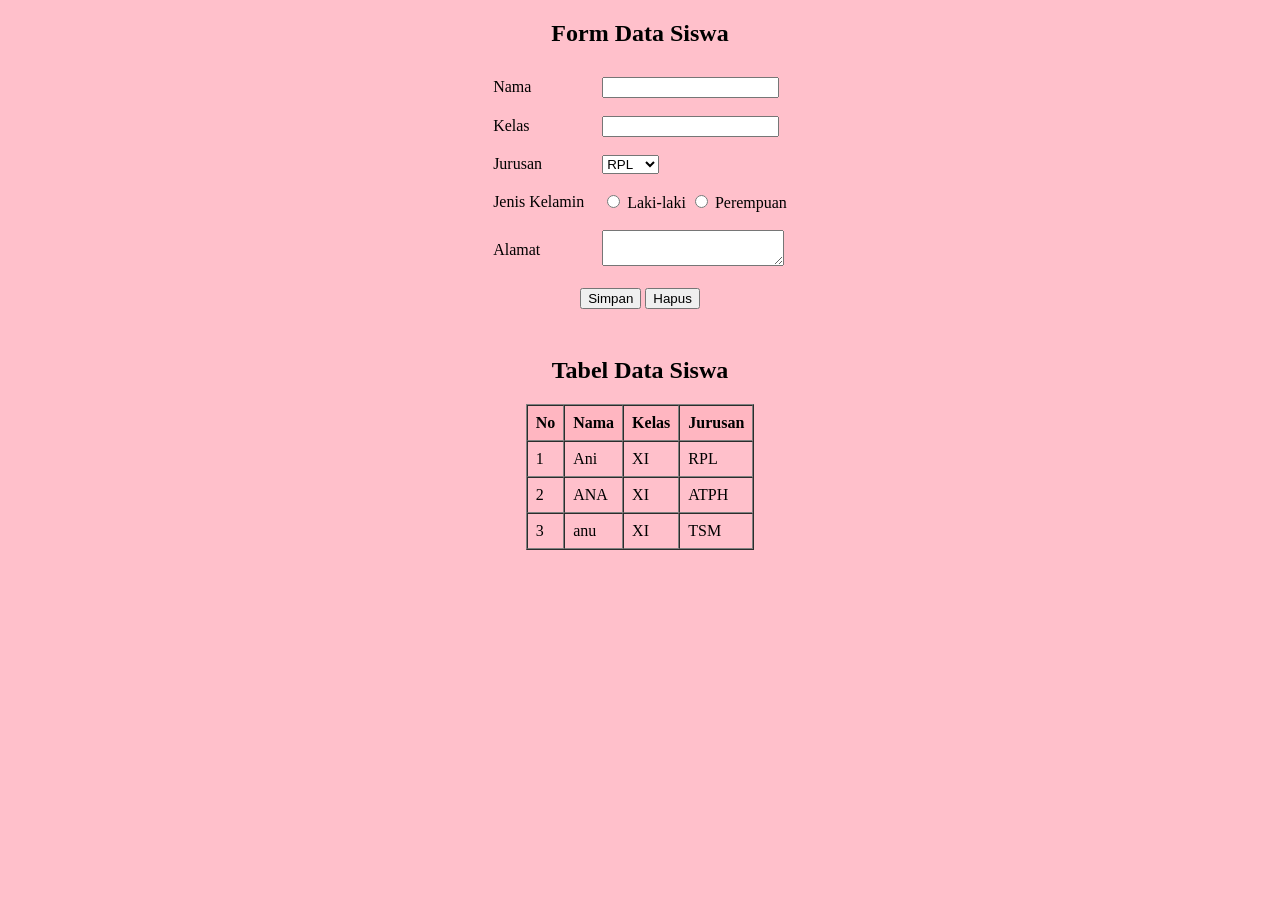
<file: form dan tabel.html>
<!DOCTYPE html>
<html lang="en">
<head>
    <meta charset="UTF-8">
    <meta name="viewport" content="width=device-width, initial-scale=1.0">
    <title>from dan tabel </html></title>
</head>
<body>
    
</body>
</html>
<body bgcolor="pink">

    <h2 align="center">Form Data Siswa</h2>

    <form>
        <table align="center" cellpadding="8">
            <tr>
                <td>Nama</td>
                <td><input type="text" name="nama"></td>
            </tr>

            <tr>
                <td>Kelas</td>
                <td><input type="text" name="kelas"></td>
            </tr>

            <tr>
                <td>Jurusan</td>
                <td>
                    <select name="jurusan">
                        <option>RPL</option>
                        <option>ATPH</option>
                        <option>TSM</option>
                    </select>
                </td>
            </tr>

            <tr>
                <td>Jenis Kelamin</td>
                <td>
                    <input type="radio" name="jk" value="Laki-laki"> Laki-laki
                    <input type="radio" name="jk" value="Perempuan"> Perempuan
                </td>
            </tr>

            <tr>
                <td>Alamat</td>
                <td><textarea name="alamat"></textarea></td>
            </tr>

            <tr>
                <td colspan="2" align="center">
                    <input type="submit" value="Simpan">
                    <input type="reset" value="Hapus">
                </td>
            </tr>
        </table>
    </form>

    <br>

    <h2 align="center">Tabel Data Siswa</h2>

    <table border="1" align="center" cellpadding="8" cellspacing="0">
        <tr bgcolor="lightpink">
            <th>No</th>
            <th>Nama</th>
            <th>Kelas</th>
            <th>Jurusan</th>
        </tr>

        <tr>
            <td>1</td>
            <td>Ani</td>
            <td>XI</td>
            <td>RPL</td>
        </tr>

        <tr>
            <td>2</td>
            <td>ANA</td>
            <td>XI</td>
            <td>ATPH</td>
        </tr>

        <tr>
            <td>3</td>
            <td>anu</td>
            <td>XI</td>
            <td>TSM</td>
        </tr>
    </table>

</body>
</html>
<body bgcolor="pink">
    <form> </form>
</body>
</file>
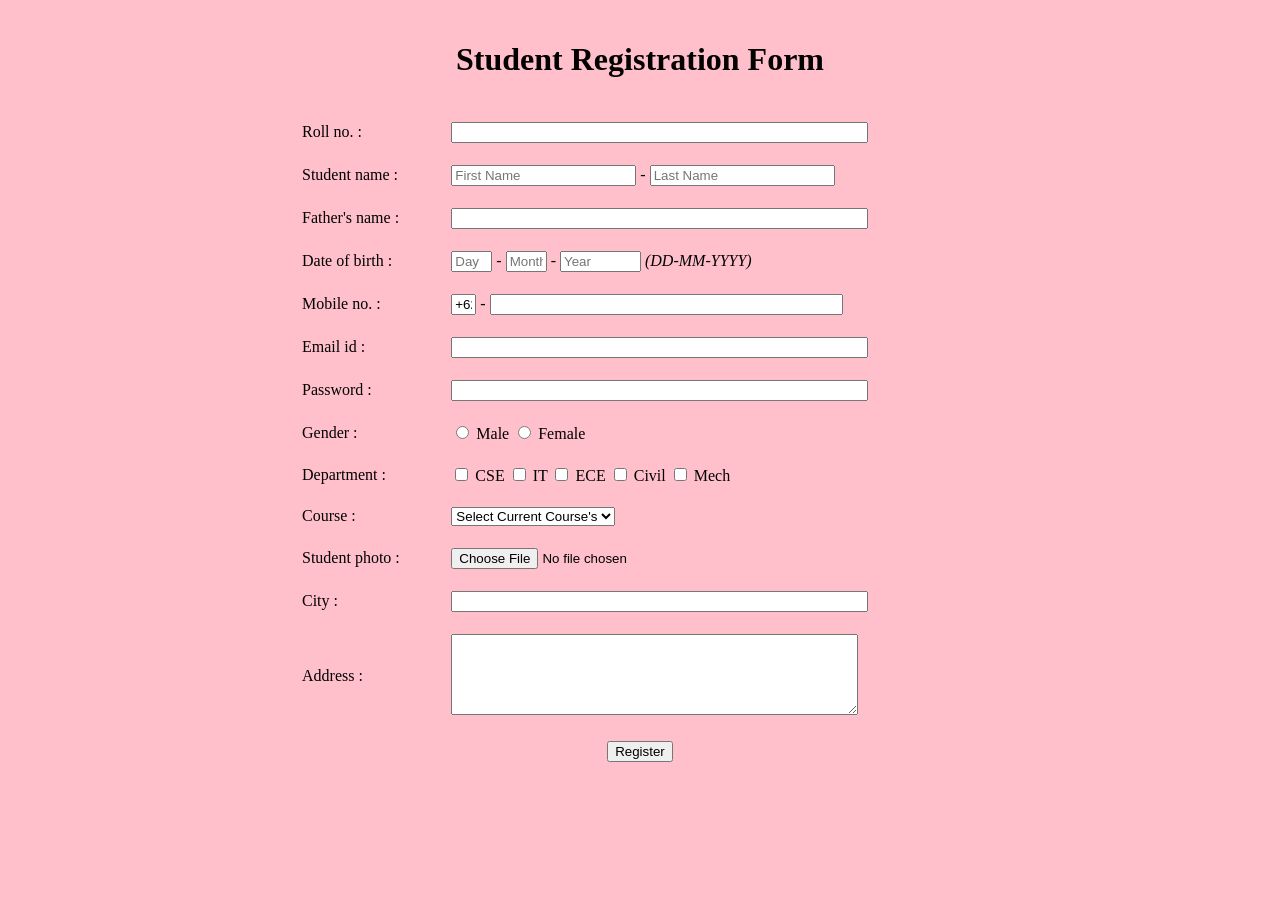
<file: form.html>
<!DOCTYPE html>
<html>
<head>
    <title>Student Registration Form</title>
</head>

<body bgcolor="pink">

    <form>
        <table align="center" width="700" cellpadding="10">

            <tr>
                <td colspan="2" align="center">
                    <h1>Student Registration Form</h1>
                </td>
            </tr>

            <tr>
                <td>Roll no. :</td>
                <td><input type="text" size="50"/></td>
            </tr>

            <tr>
                <td>Student name :</td>
                <td>
                    <input type="text" size="21" Placeholder="First Name"/>
                    -
                    <input type="text" size="21" Placeholder="Last Name"/>
                </td>
            </tr>

            <tr>
                <td>Father's name :</td>
                <td><input type="text" size="50"/></td>
            </tr>

            <tr>
                <td>Date of birth :</td>
                <td>
                    <input type="text" size="3" Placeholder="Day"/> -
                    <input type="text" size="3" Placeholder="Month"/> -
                    <input type="text" size="8" Placeholder="Year"/>
                    <i>(DD-MM-YYYY)</i>
                </td>
            </tr>

            <tr>
                <td>Mobile no. :</td>
                <td>
                    <input type="text" size="1" value="+62"/> -
                    <input type="text" size="42"/>
                </td>
            </tr>

            <tr>
                <td>Email id :</td>
                <td><input type="text" size="50"/></td>
            </tr>

            <tr>
                <td>Password :</td>
                <td><input type="password" size="50"/></td>
            </tr>

            <tr>
                <td>Gender :</td>
                <td>
                    <input type="radio" name="g"/> Male
                    <input type="radio" name="g"/> Female
                </td>
            </tr>

            <tr>
                <td>Department :</td>
                <td>
                    <input type="checkbox"/> CSE
                    <input type="checkbox"/> IT
                    <input type="checkbox"/> ECE
                    <input type="checkbox"/> Civil
                    <input type="checkbox"/> Mech
                </td>
            </tr>

            <tr>
                <td>Course :</td>
                <td>
                    <select>
                        <option>Select Current Course's </option>
                        <option>Python</option>
                        <option>Node</option>
                        <option>Java</option>
                        <option>React</option>
                        <option>PHP</option>
                    </select>
                </td>
            </tr>

            <tr>
                <td>Student photo :</td>
                <td><input type="file"/></td>
            </tr>

            <tr>
                <td>City :</td>
                <td><input type="text" size="50"/></td>
            </tr>

            <tr>
                <td>Address :</td>
                <td><textarea cols="48" rows="5"></textarea></td>
            </tr>

            <tr>
                <td colspan="2" align="center">
                    <input type="submit" value="Register"/>
                </td>
            </tr>

        </table>
    </form>

</body>
</html>
</file>
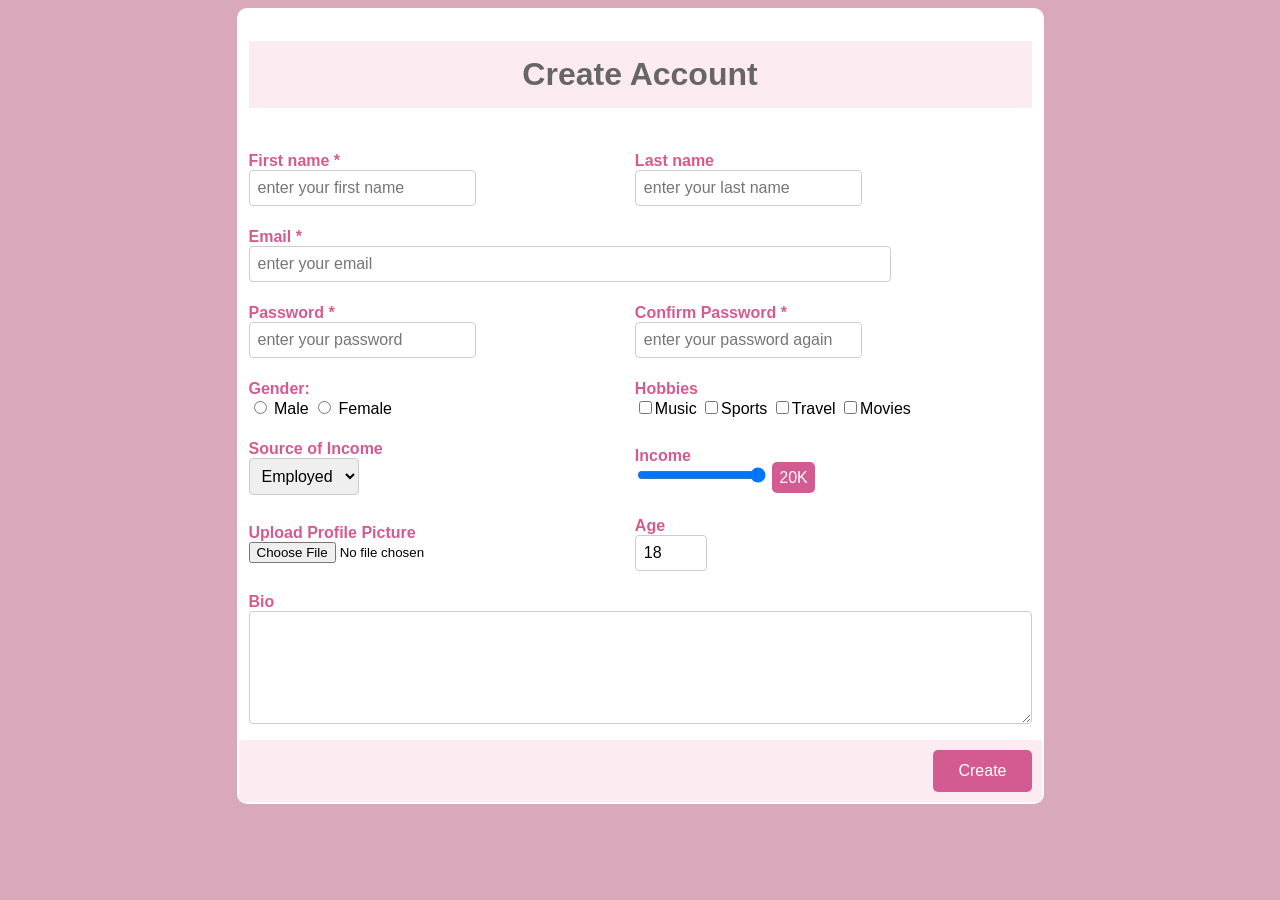
<file: form2.html>
<!DOCTYPE html>
<html>
<head>
    <title>Create Account</title>

    <style>
        body {
            background-color: #d9a8bb;
            font-family: Arial;
        }

        table {
            background-color: white;
            border-radius: 10px;
            overflow: hidden;
        }

        h1 {
            color: #666;
            background-color: #fcecf2;
            padding: 15px;
        }

        td {
            padding: 10px;
        }

        label {
            color: #d45b91;
            font-weight: bold;
        }

        input[type="text"],
        input[type="email"],
        input[type="password"],
        input[type="number"],
        select,
        textarea {
            padding: 8px;
            border: 1px solid #ccc;
            border-radius: 4px;
            box-sizing: border-box;
            font-size: 16px;
        }

        input[type="submit"] {
            background-color: #d45b91;
            color: white;
            border: none;
            padding: 12px 25px;
            border-radius: 5px;
            font-size: 16px;
        }

        input[type="submit"]:hover {
            background-color: #bd3f79;
        }
    </style>
</head>

<body>

    <form>
        <table align="center" width="700" cellpadding="10">

            <tr>
                <td colspan="2" align="center">
                    <h1>Create Account</h1>
                </td>
            </tr>

            <tr>
                <td>
                    <label>First name *</label><br>
                    <input type="text" size="21" placeholder="enter your first name" required>
                </td>

                <td>
                    <label>Last name</label><br>
                    <input type="text" size="21" placeholder="enter your last name">
                </td>
            </tr>

            <tr>
                <td colspan="2">
                    <label>Email *</label><br>
                    <input type="email" size="65" placeholder="enter your email" required>
                </td>
            </tr>

            <tr>
                <td>
                    <label>Password *</label><br>
                    <input type="password" size="21" placeholder="enter your password" required>
                </td>

                <td>
                    <label>Confirm Password *</label><br>
                    <input type="password" size="21" placeholder="enter your password again" required>
                </td>
            </tr>

            <tr>
                <td>
                    <label>Gender:</label><br>
                    <input type="radio" name="gender"> Male
                    <input type="radio" name="gender"> Female
                </td>

                <td>
                    <label>Hobbies</label><br>
                    <input type="checkbox">Music
                    <input type="checkbox">Sports
                    <input type="checkbox">Travel
                    <input type="checkbox">Movies
                </td>
            </tr>

            <tr>
                <td>
                    <label>Source of Income</label><br>
                    <select>
                        <option>Employed</option>
                        <option>Business</option>
                        <option>Student</option>
                        <option>Other</option>
                    </select>
                </td>

                <td>
                    <label>Income</label><br>
                    <input type="range" min="0" max="20000" value="20000"
                    oninput="document.getElementById('income').innerHTML =
                    (this.value / 1000) + 'K'">
                    <span id="income" style="background-color:#d45b91;color:white;padding:7px;border-radius:5px;">20K</span>
                </td>
            </tr>

            <tr>
                <td>
                    <label>Upload Profile Picture</label><br>
                    <input type="file">
                </td>

                <td>
                    <label>Age</label><br>
                    <input type="number" value="18" min="1" max="100" size="30">
                </td>
            </tr>

            <tr>
                <td colspan="2">
                    <label>Bio</label><br>
                    <textarea rows="5" cols="75"></textarea>
                </td>
            </tr>

            <tr>
                <td colspan="2" align="right" bgcolor="#fcecf2">
                    <input type="submit" value="Create">
                </td>
            </tr>

        </table>
    </form>

</body>
</html>
</file>
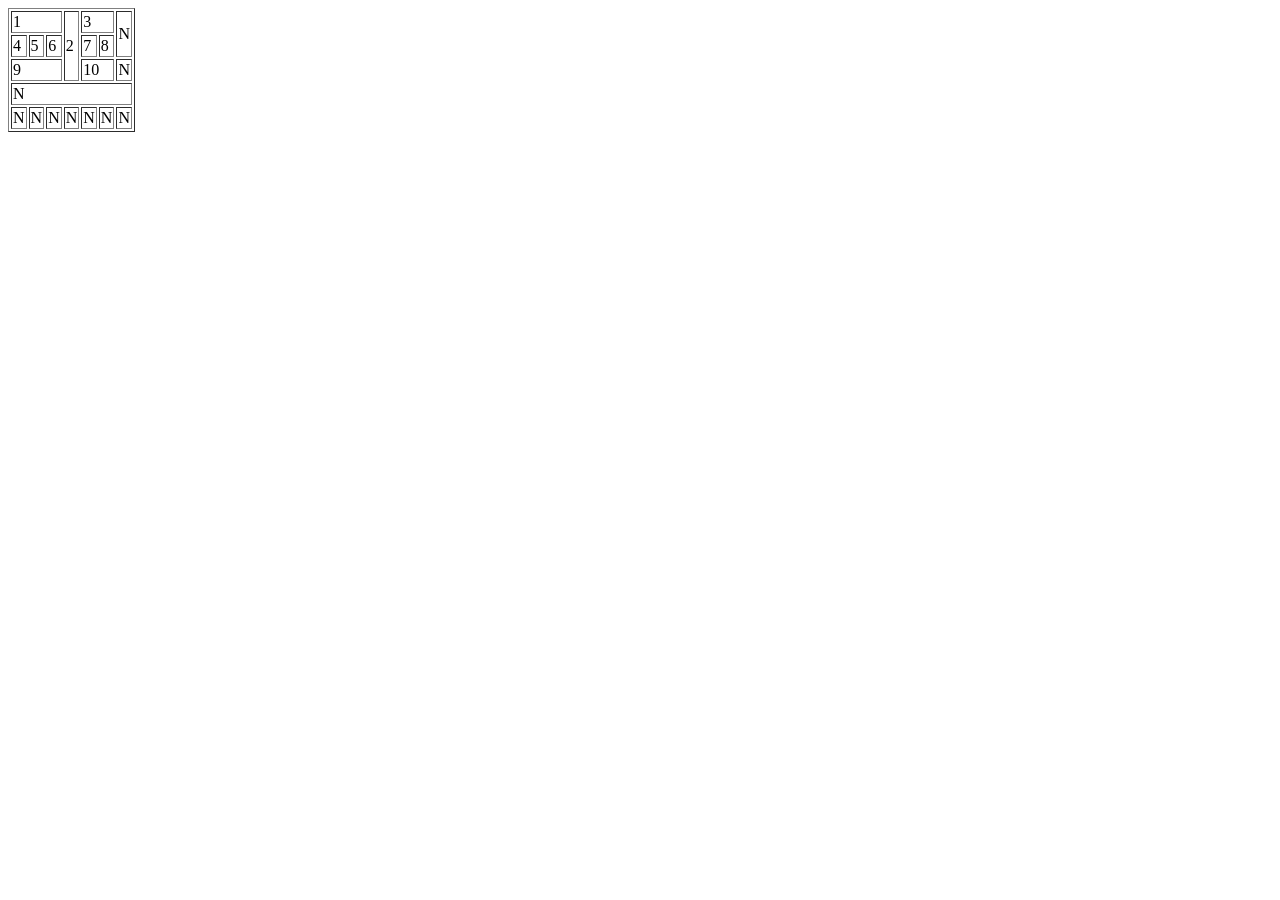
<file: table.html>
<!DOCTYPE html>
<html lang="en">
<head>
    <meta charset="UTF-8">
    <meta name="viewport" content="width=device-width, initial-scale=1.0">
    <title>Document</title>
</head>
<body>
    
<table border="1">

    <tr>
        <td colspan="3">1</td>
        <td rowspan="3">2</td>
        <td colspan="2">3</td>
        <td rowspan="2">N</td>
    </tr>

    <tr>
        <td>4</td>
        <td>5</td>
        <td>6</td>
        <td>7</td>
        <td>8</td>
    </tr>

    <tr>
        <td colspan="3">9</td>
        <td colspan="2">10</td>
        <td>N</td>
    </tr>

    <tr>
        <td colspan="7">N</td>
    </tr>

    <tr>
        <td>N</td>
        <td>N</td>
        <td>N</td>
        <td>N</td>
        <td>N</td>
        <td>N</td>
        <td>N</td>
    </tr>

</table>


</tr>
</file>
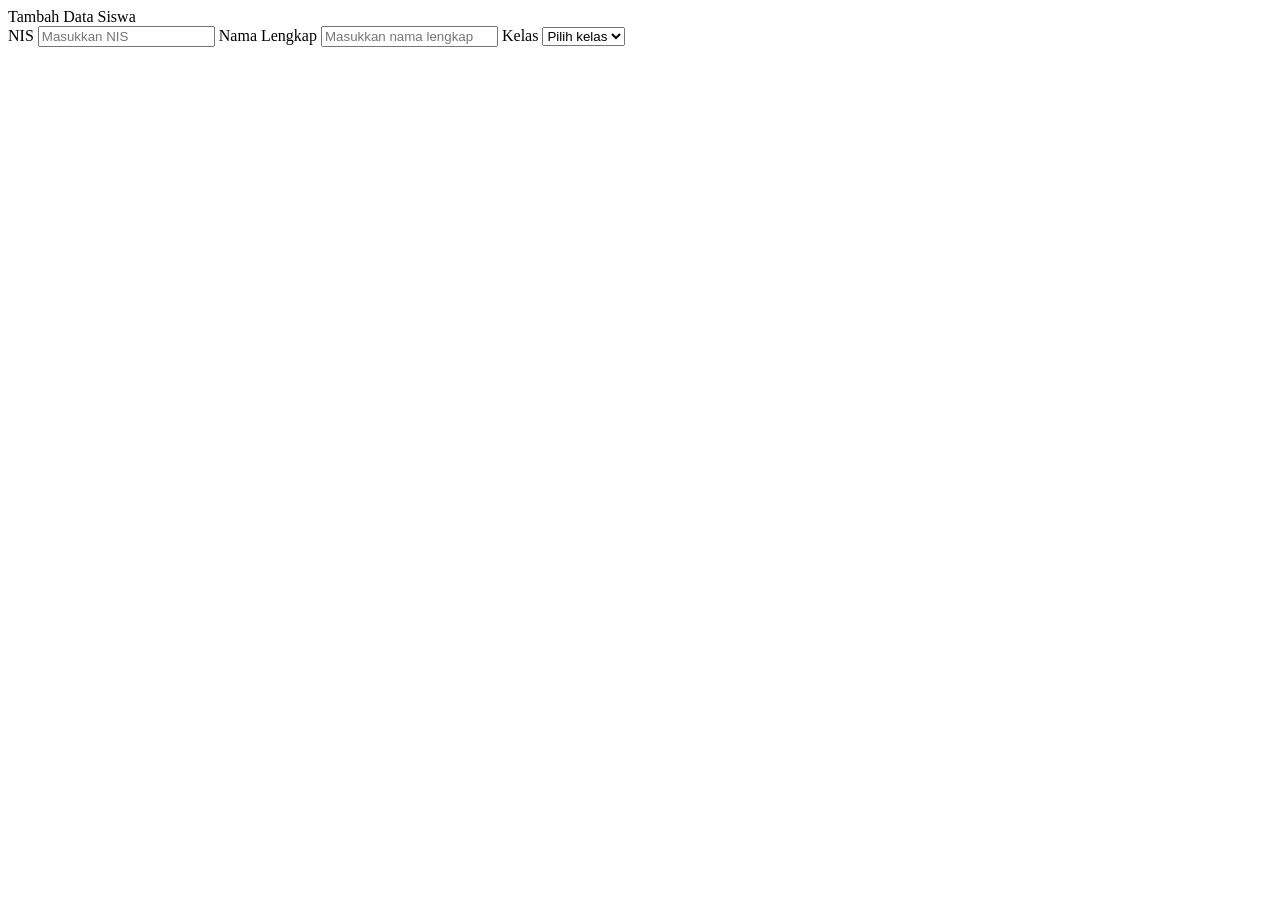
<file: tambah data siswa.html>
<!DOCTYPE html>
<html lang="en">
<head>
    <meta charset="UTF-8">
    <meta name="viewport" content="width=device-width, initial-scale=1.0">
    <title>DATA SISWA</title>
</head>
<body>
    
</body>
</html>

<body>

    <div class="box">
        <div class="judul">Tambah Data Siswa</div>

        <div class="form">
            <form id="formSiswa">
                <div class="kolom">
                    <div class="kiri">
                        <label>NIS</label>
                        <input type="text" id="nis"
                            placeholder="Masukkan NIS" required>

                        <label>Nama Lengkap</label>
                        <input type="text" id="nama"
                            placeholder="Masukkan nama lengkap" required>

                        <label>Kelas</label>
                        <select id="kelas" required>
                            <option value="">Pilih kelas</option>
                            <option>X RPL 1</option>
                            <option>X RPL 2</option>
                            <option>X RPL 3</option>
                            <option>XI RPL 1</option>
                            <option>XI RPL 2</option>
                            <option>XI RPL 3</option>
                            <option>XI RPL 4</option>
                            <option>XII RPL 1</option>
                            <option>XII RPL 2</option>
                            <option>XII RPL 3</option>
                        </select>
                    </div>
</file>
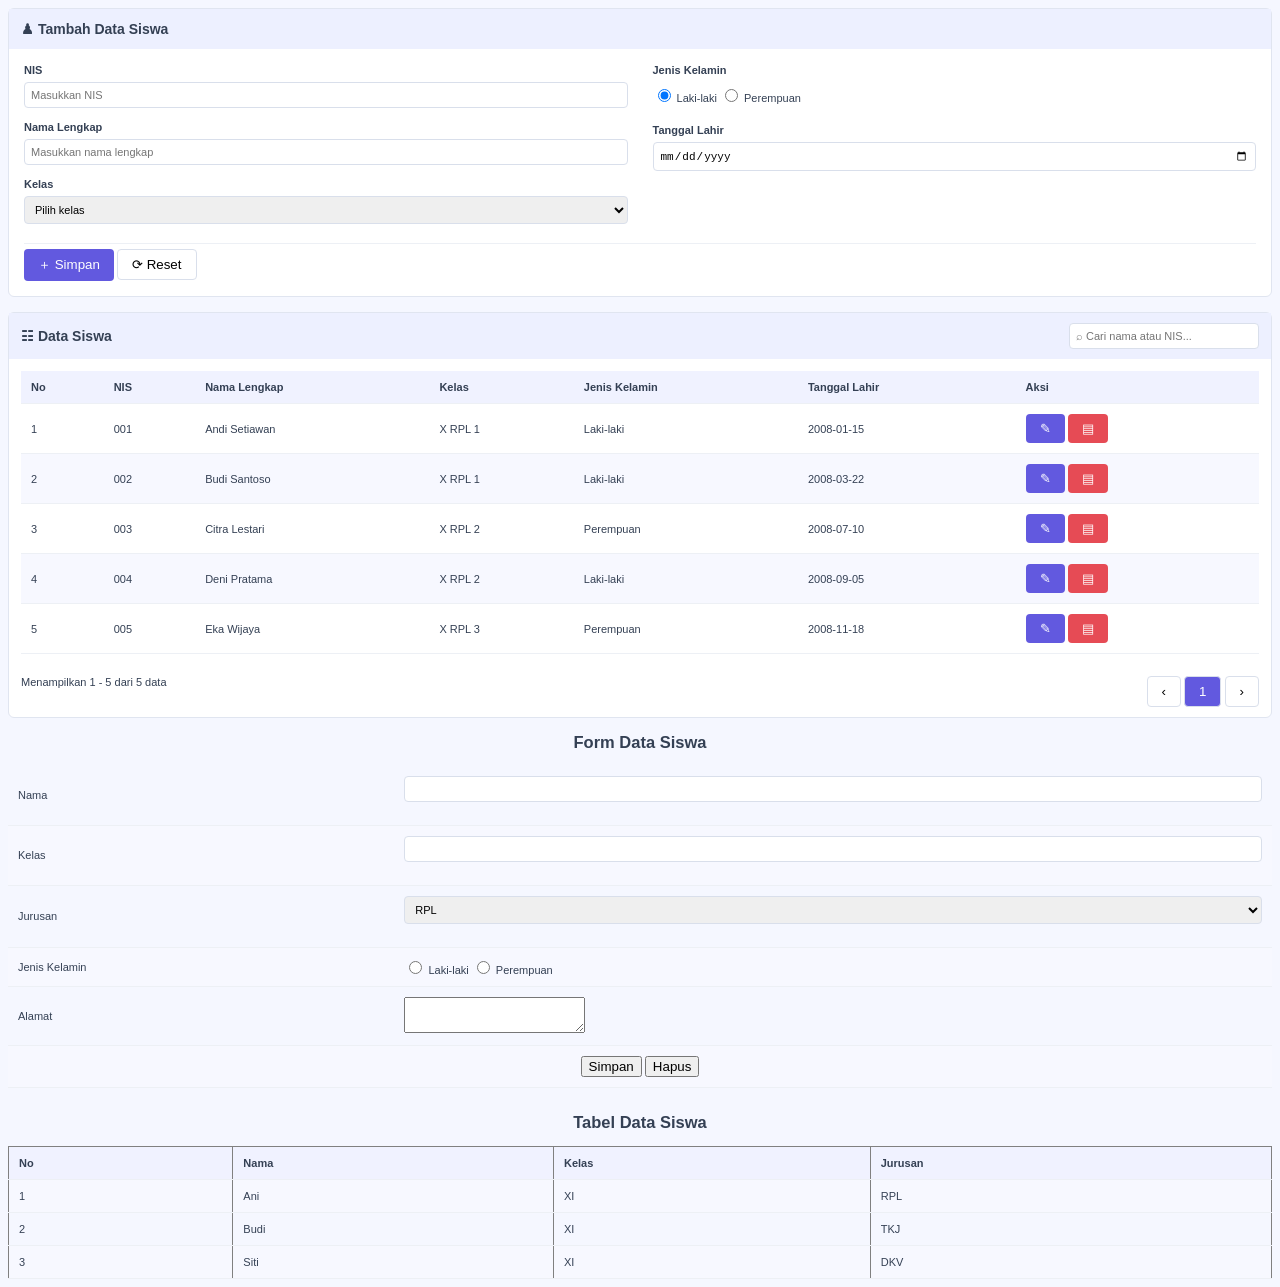
<file: tentang .html>
<!DOCTYPE html>
<html>
<head>
    <title>Data Siswa</title>

    <style>
        body {
            background-color: #f5f7ff;
            font-family: Arial;
            font-size: 11px;
            color: #344054;
        }

        .box {
            background-color: white;
            border: 1px solid #e0e5f0;
            border-radius: 6px;
            margin-bottom: 15px;
        }

        .judul {
            background-color: #edf0ff;
            padding: 12px;
            font-size: 14px;
            font-weight: bold;
        }

        .form {
            padding: 15px;
        }

        .kolom {
            display: flex;
            gap: 25px;
        }

        .kiri, .kanan {
            width: 50%;
        }

        label {
            display: block;
            font-weight: bold;
            margin-bottom: 6px;
        }

        input[type="text"], input[type="date"], select {
            width: 100%;
            padding: 6px;
            border: 1px solid #d9dfeb;
            border-radius: 4px;
            margin-bottom: 13px;
            box-sizing: border-box;
            font-size: 11px;
        }

        .jk {
            margin: 10px 0 20px;
        }

        button {
            padding: 7px 14px;
            border: 1px solid #d9dfeb;
            border-radius: 4px;
            background: white;
            cursor: pointer;
        }

        .simpan, .edit {
            background-color: #6259df;
            color: white;
            border: none;
        }

        .hapus {
            background-color: #e64b55;
            color: white;
            border: none;
        }

        .atas {
            display: flex;
            justify-content: space-between;
            align-items: center;
            background-color: #edf0ff;
            padding: 10px 12px;
        }

        .atas b {
            font-size: 14px;
        }

        .cari {
            width: 190px !important;
            margin: 0 !important;
        }

        .tabel {
            padding: 12px;
            overflow-x: auto;
        }

        table {
            width: 100%;
            border-collapse: collapse;
        }

        th {
            background-color: #f0f2ff;
            text-align: left;
        }

        th, td {
            padding: 10px;
            border-bottom: 1px solid #edf0f5;
        }

        tr:nth-child(even) {
            background-color: #f7f8ff;
        }

        .bawah {
            display: flex;
            justify-content: space-between;
            padding: 10px 12px;
        }

        .halaman {
            background-color: #6259df;
            color: white;
        }

        @media (max-width: 600px) {
            .kolom {
                display: block;
            }

            .kiri, .kanan {
                width: 100%;
            }
        }
    </style>
</head>

<body>

    <div class="box">
        <div class="judul">♟ Tambah Data Siswa</div>

        <div class="form">
            <form id="formSiswa">
                <div class="kolom">
                    <div class="kiri">
                        <label>NIS</label>
                        <input type="text" id="nis"
                            placeholder="Masukkan NIS" required>

                        <label>Nama Lengkap</label>
                        <input type="text" id="nama"
                            placeholder="Masukkan nama lengkap" required>

                        <label>Kelas</label>
                        <select id="kelas" required>
                            <option value="">Pilih kelas</option>
                            <option>X RPL 1</option>
                            <option>X RPL 2</option>
                            <option>X RPL 3</option>
                            <option>XI RPL 1</option>
                            <option>XI RPL 2</option>
                            <option>XI RPL 3</option>
                            <option>XII RPL 1</option>
                            <option>XII RPL 2</option>
                            <option>XII RPL 3</option>
                        </select>
                    </div>

                    <div class="kanan">
                        <label>Jenis Kelamin</label>
                        <div class="jk">
                            <label style="display:inline;font-weight:normal">
                                <input type="radio" name="jk"
                                    value="Laki-laki" checked>
                                Laki-laki
                            </label>

                            <label style="display:inline;font-weight:normal">
                                <input type="radio" name="jk"
                                    value="Perempuan">
                                Perempuan
                            </label>
                        </div>

                        <label>Tanggal Lahir</label>
                        <input type="date" id="tanggal" required>
                    </div>
                </div>

                <hr style="border:0;border-top:1px solid #edf0f5">

                <button type="submit" class="simpan">＋ Simpan</button>
                <button type="reset">⟳ Reset</button>
            </form>
        </div>
    </div>

    <div class="box">
        <div class="atas">
            <b>☷ Data Siswa</b>
            <input type="text" id="cari" class="cari"
                placeholder="⌕ Cari nama atau NIS...">
        </div>

        <div class="tabel">
            <table>
                <thead>
                    <tr>
                        <th>No</th>
                        <th>NIS</th>
                        <th>Nama Lengkap</th>
                        <th>Kelas</th>
                        <th>Jenis Kelamin</th>
                        <th>Tanggal Lahir</th>
                        <th>Aksi</th>
                    </tr>
                </thead>

                <tbody id="data">
                    <tr>
                        <td>1</td>
                        <td>001</td>
                        <td>Andi Setiawan</td>
                        <td>X RPL 1</td>
                        <td>Laki-laki</td>
                        <td>2008-01-15</td>
                        <td><button class="edit">✎</button>
                            <button class="hapus">▤</button></td>
                    </tr>
                    <tr>
                        <td>2</td>
                        <td>002</td>
                        <td>Budi Santoso</td>
                        <td>X RPL 1</td>
                        <td>Laki-laki</td>
                        <td>2008-03-22</td>
                        <td><button class="edit">✎</button>
                            <button class="hapus">▤</button></td>
                    </tr>
                    <tr>
                        <td>3</td>
                        <td>003</td>
                        <td>Citra Lestari</td>
                        <td>X RPL 2</td>
                        <td>Perempuan</td>
                        <td>2008-07-10</td>
                        <td><button class="edit">✎</button>
                            <button class="hapus">▤</button></td>
                    </tr>
                    <tr>
                        <td>4</td>
                        <td>004</td>
                        <td>Deni Pratama</td>
                        <td>X RPL 2</td>
                        <td>Laki-laki</td>
                        <td>2008-09-05</td>
                        <td><button class="edit">✎</button>
                            <button class="hapus">▤</button></td>
                    </tr>
                    <tr>
                        <td>5</td>
                        <td>005</td>
                        <td>Eka Wijaya</td>
                        <td>X RPL 3</td>
                        <td>Perempuan</td>
                        <td>2008-11-18</td>
                        <td><button class="edit">✎</button>
                            <button class="hapus">▤</button></td>
                    </tr>
                </tbody>
            </table>
        </div>

        <div class="bawah">
            <span id="jumlah">Menampilkan 1 - 5 dari 5 data</span>
            <div>
                <button>‹</button>
                <button class="halaman">1</button>
                <button>›</button>
            </div>
        </div>
    </div>

    <script>
        const form = document.getElementById("formSiswa");
        const data = document.getElementById("data");

        form.onsubmit = function(e) {
            e.preventDefault();

            let nis = document.getElementById("nis").value;
            let nama = document.getElementById("nama").value;
            let kelas = document.getElementById("kelas").value;
            let jk = document.querySelector(
                'input[name="jk"]:checked'
            ).value;
            let tanggal = document.getElementById("tanggal").value;

            let baris = document.createElement("tr");

            [data.rows.length + 1, nis, nama, kelas, jk, tanggal]
                .forEach(function(teks) {
                    let td = document.createElement("td");
                    td.textContent = teks;
                    baris.appendChild(td);
                });

            let aksi = document.createElement("td");
            aksi.innerHTML =
                '<button class="edit">✎</button> ' +
                '<button class="hapus">▤</button>';

            baris.appendChild(aksi);
            data.appendChild(baris);
            form.reset();
            cariData();
        };

        document.getElementById("cari").oninput = cariData;

        function cariData() {
            let kata = document.getElementById("cari").value.toLowerCase();

            Array.from(data.rows).forEach(function(baris) {
                baris.style.display =
                    baris.cells[1].textContent.toLowerCase().includes(kata) ||
                    baris.cells[2].textContent.toLowerCase().includes(kata)
                    ? "" : "none";
            });
        }

        data.onclick = function(e) {
            let baris = e.target.closest("tr");

            if (!baris) return;

            if (e.target.classList.contains("hapus")) {
                if (confirm("Hapus data siswa ini?")) {
                    baris.remove();
                    cariData();
                }
            }

            if (e.target.classList.contains("edit")) {
                let kolom = baris.cells;

                document.getElementById("nis").value = kolom[1].textContent;
                document.getElementById("nama").value = kolom[2].textContent;
                document.getElementById("kelas").value = kolom[3].textContent;
                document.querySelector(
                    'input[name="jk"][value="' +
                    kolom[4].textContent + '"]'
                ).checked = true;
                document.getElementById("tanggal").value =
                    kolom[5].textContent;

                baris.remove();
                cariData();
            }
        };
    </script>

</body>
</html>





<!DOCTYPE html>
<html lang="en">
<head>
    <meta charset="UTF-8">
    <meta name="viewport" content="width=device-width, initial-scale=1.0">
    <title>from dan tabel </html></title>
</head>
<body>
    
</body>
</html>
<body bgcolor="pink">

    <h2 align="center">Form Data Siswa</h2>

    <form>
        <table align="center" cellpadding="8">
            <tr>
                <td>Nama</td>
                <td><input type="text" name="nama"></td>
            </tr>

            <tr>
                <td>Kelas</td>
                <td><input type="text" name="kelas"></td>
            </tr>

            <tr>
                <td>Jurusan</td>
                <td>
                    <select name="jurusan">
                        <option>RPL</option>
                        <option></option>
                        <option></option>
                    </select>
                </td>
            </tr>

            <tr>
                <td>Jenis Kelamin</td>
                <td>
                    <input type="radio" name="jk" value="Laki-laki"> Laki-laki
                    <input type="radio" name="jk" value="Perempuan"> Perempuan
                </td>
            </tr>

            <tr>
                <td>Alamat</td>
                <td><textarea name="alamat"></textarea></td>
            </tr>

            <tr>
                <td colspan="2" align="center">
                    <input type="submit" value="Simpan">
                    <input type="reset" value="Hapus">
                </td>
            </tr>
        </table>
    </form>

    <br>

    <h2 align="center">Tabel Data Siswa</h2>

    <table border="1" align="center" cellpadding="8" cellspacing="0">
        <tr bgcolor="lightpink">
            <th>No</th>
            <th>Nama</th>
            <th>Kelas</th>
            <th>Jurusan</th>
        </tr>

        <tr>
            <td>1</td>
            <td>Ani</td>
            <td>XI</td>
            <td>RPL</td>
        </tr>

        <tr>
            <td>2</td>
            <td>Budi</td>
            <td>XI</td>
            <td>TKJ</td>
        </tr>

        <tr>
            <td>3</td>
            <td>Siti</td>
            <td>XI</td>
            <td>DKV</td>
        </tr>
    </table>

</body>
</html>
</file>
